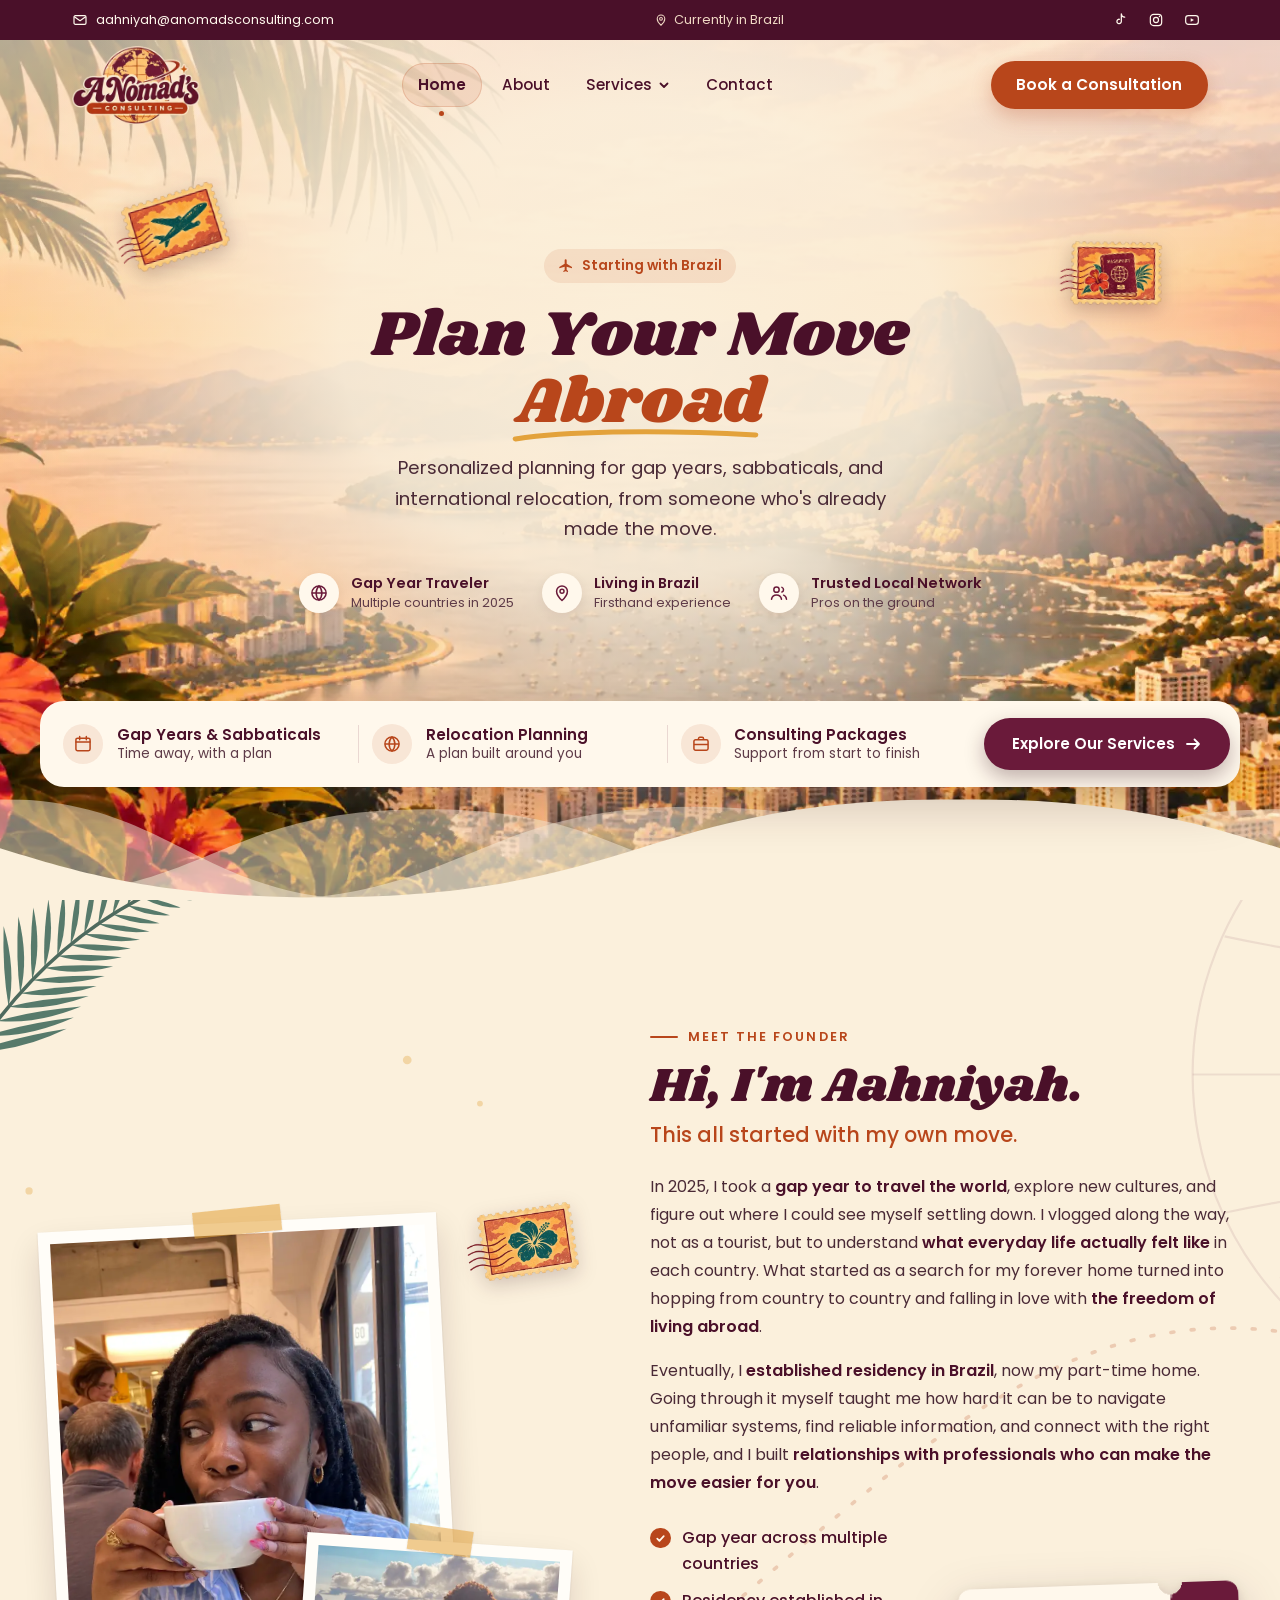
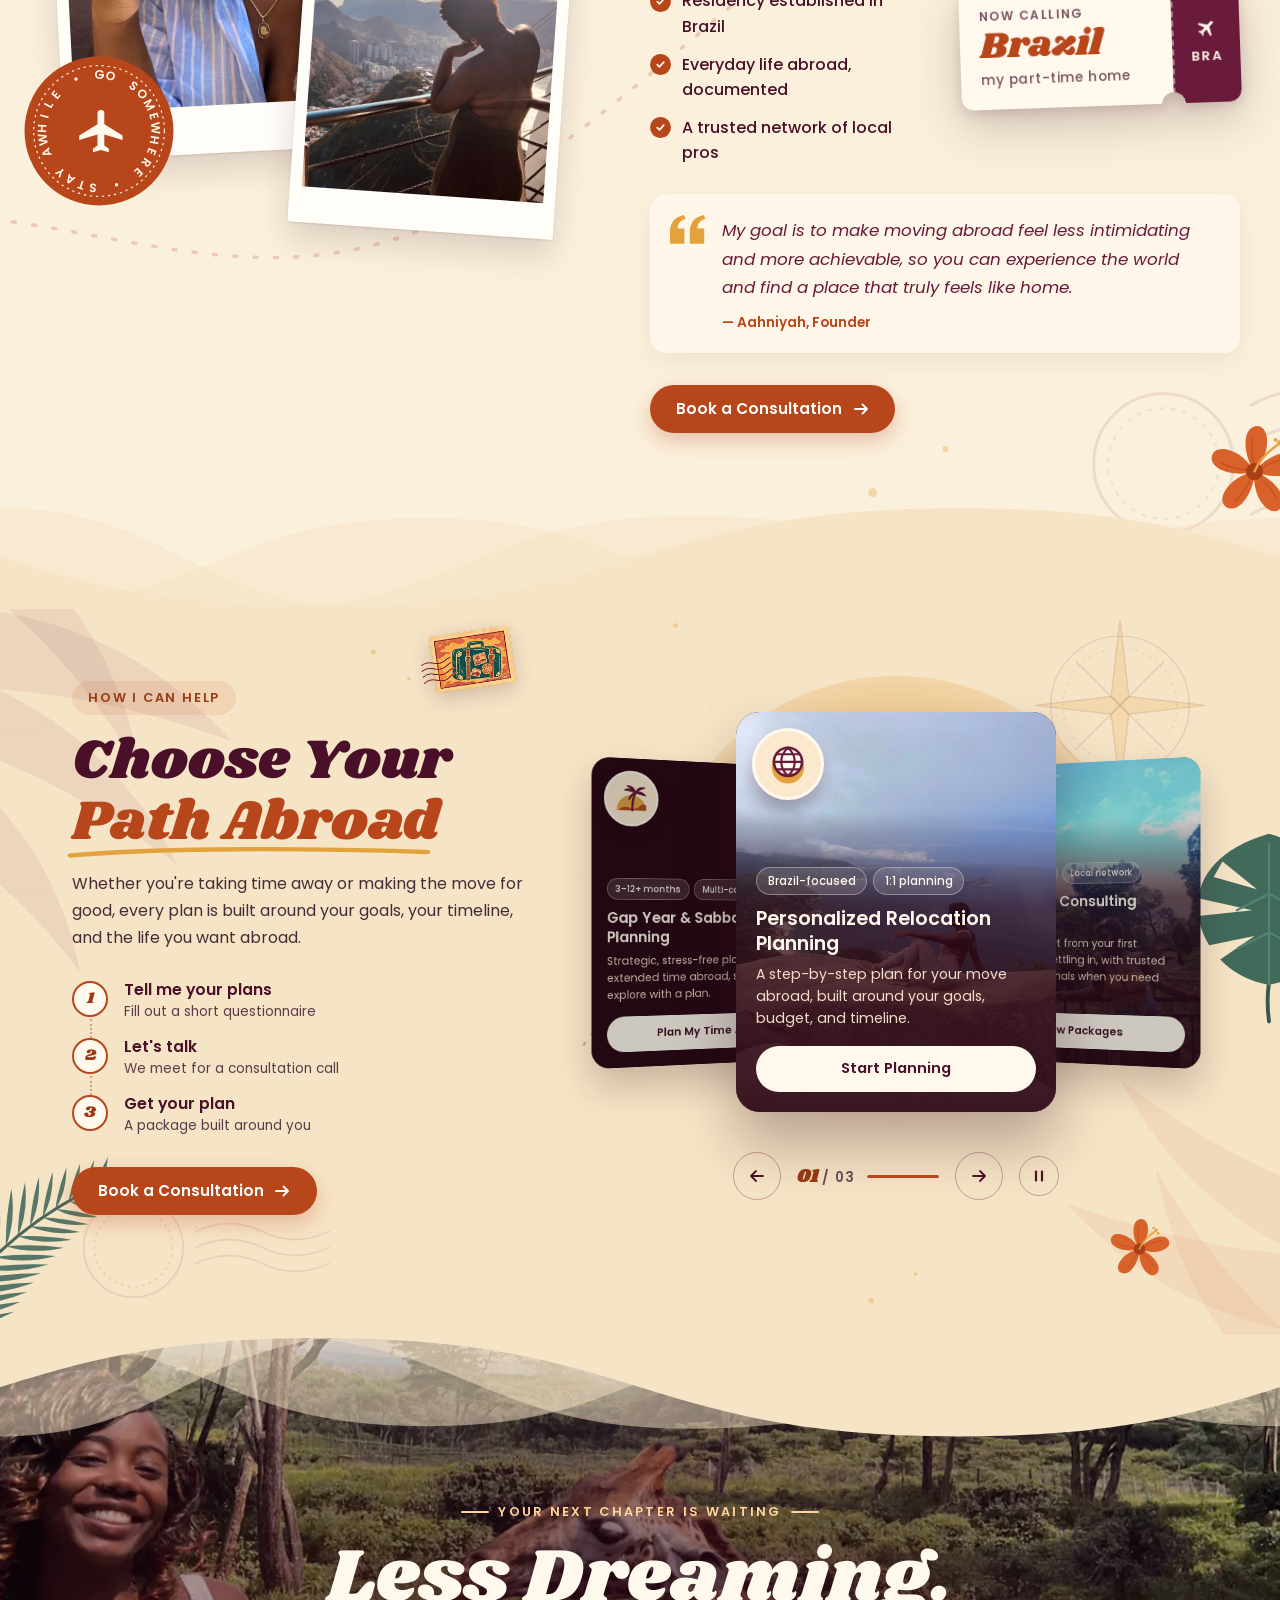
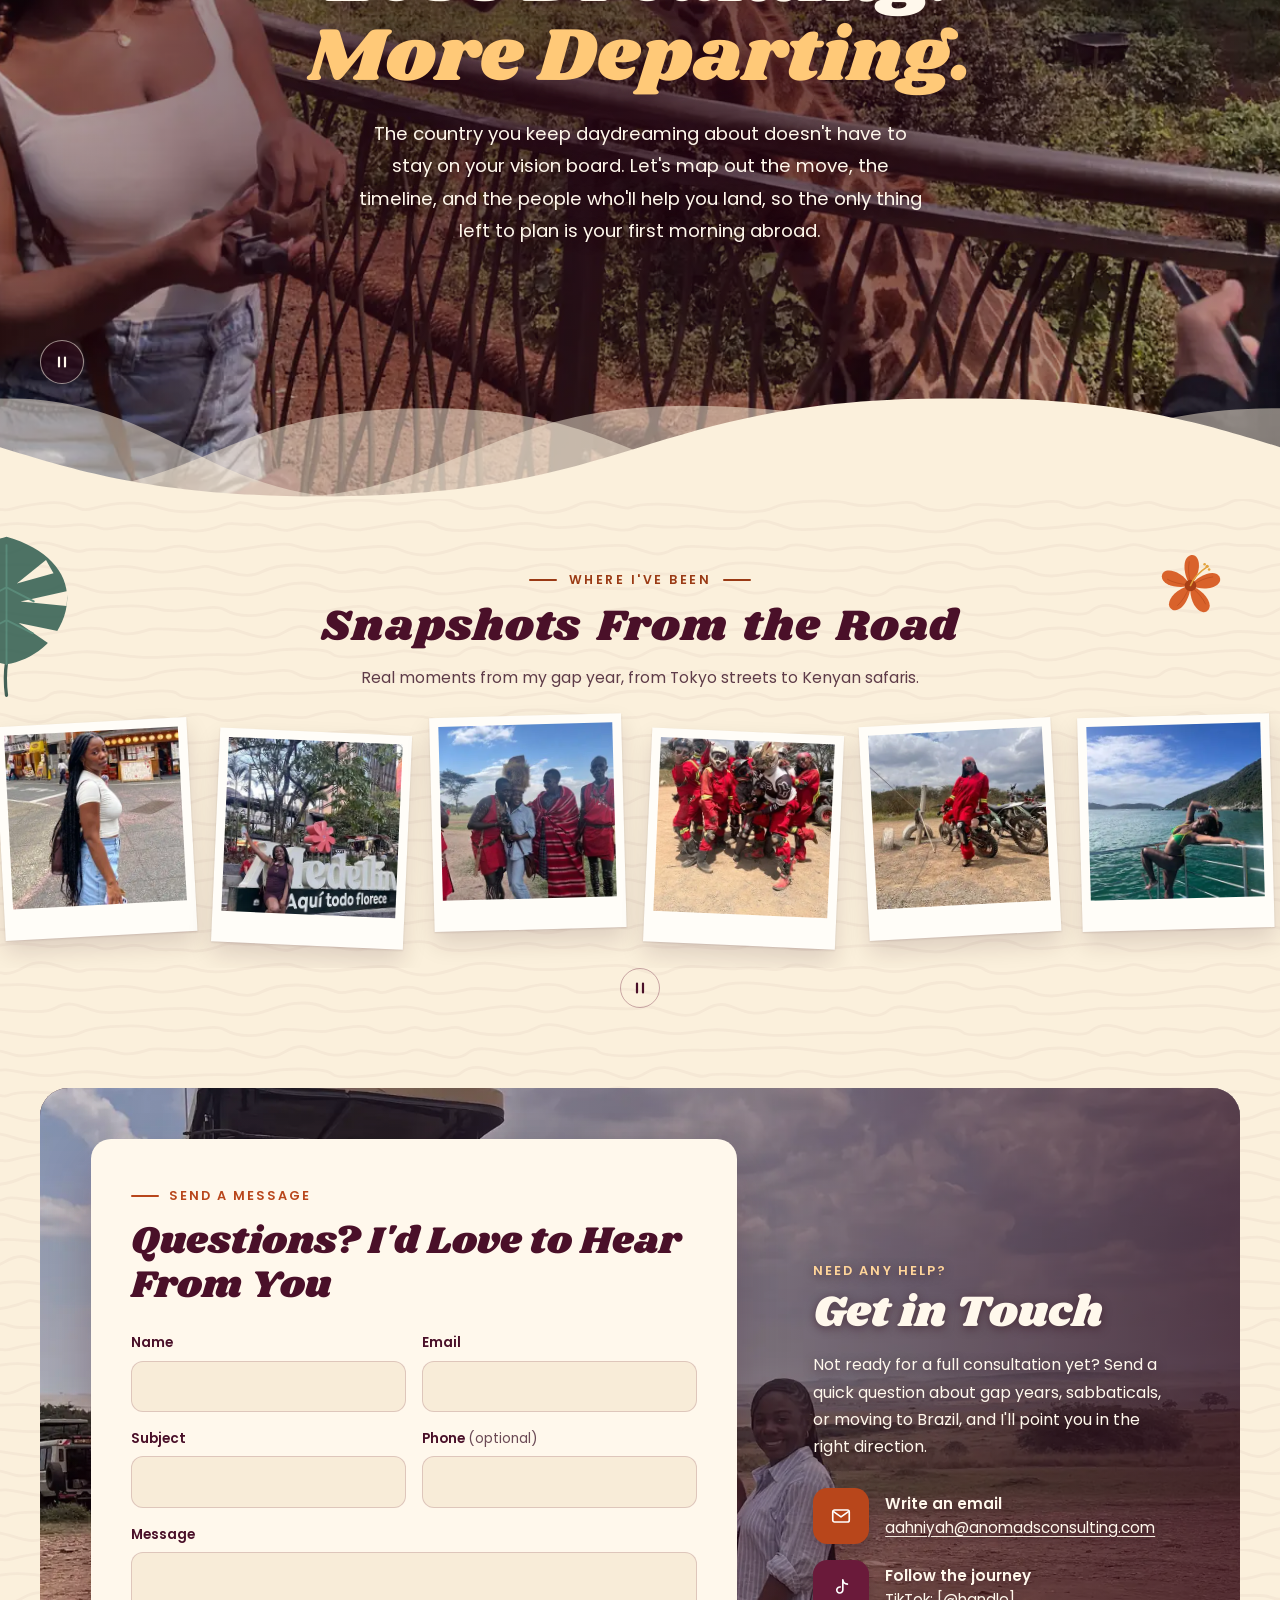
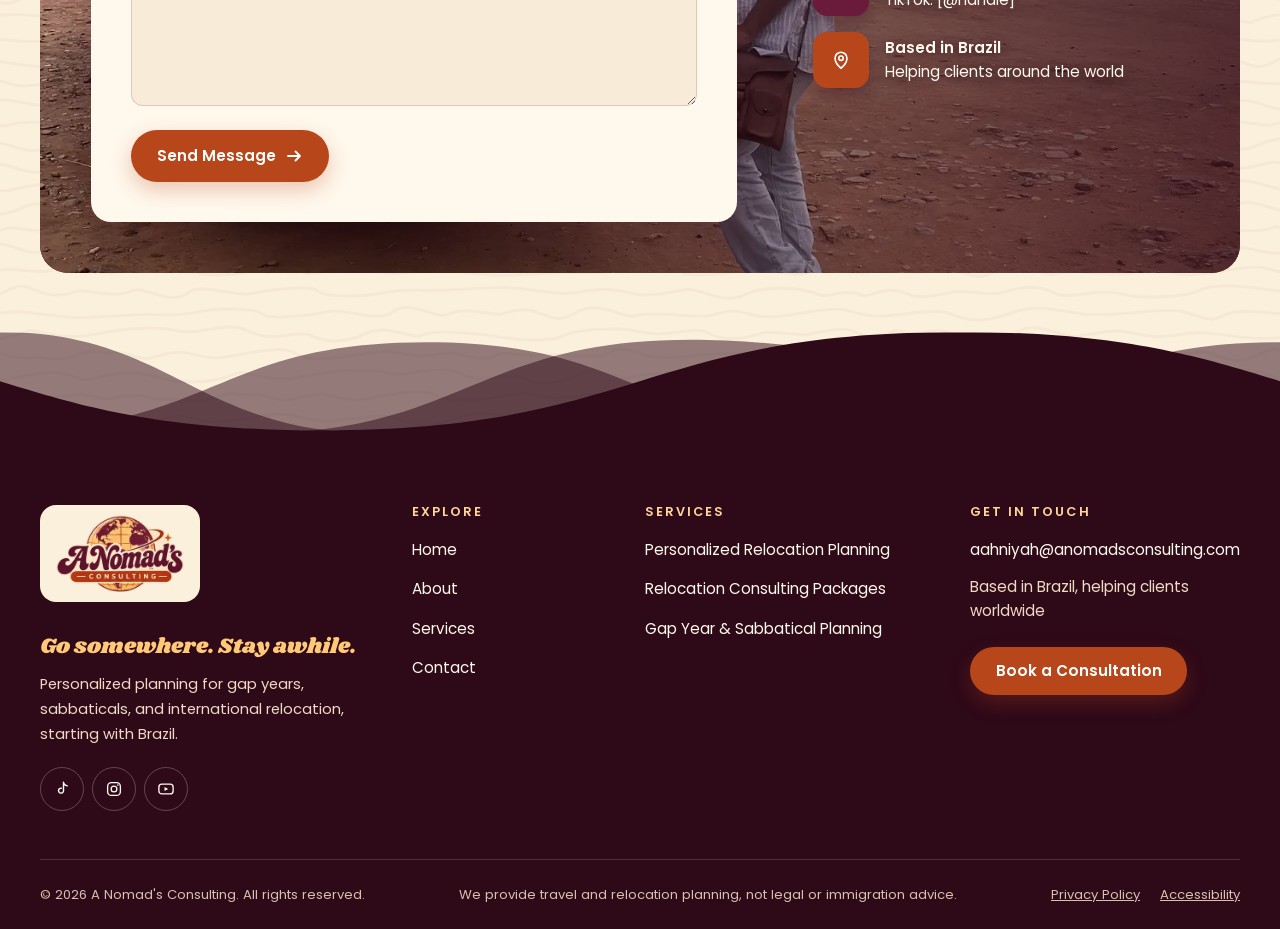
<file: index.html>
<!DOCTYPE html>
<html lang="en">
<head>
    <meta charset="utf-8">
    <meta name="viewport" content="width=device-width, initial-scale=1">
    <title>Relocation &amp; Gap Years | A Nomad's Consulting</title>
    <meta name="description" content="Personalized planning for gap years, sabbaticals, and international relocation, starting with Brazil. Book a consultation with A Nomad's Consulting.">
    <meta name="theme-color" content="#fbf0dc">
    <link rel="canonical" href="https://mfebres0919.github.io/Nomad-s-Consulting/">

    <!-- Link preview (texts, social): a snapshot of the hero -->
    <meta property="og:type" content="website">
    <meta property="og:site_name" content="A Nomad's Consulting">
    <meta property="og:title" content="Plan Your Move Abroad | A Nomad's Consulting">
    <meta property="og:description" content="Personalized planning for gap years, sabbaticals, and international relocation, starting with Brazil.">
    <meta property="og:url" content="https://mfebres0919.github.io/Nomad-s-Consulting/">
    <meta property="og:image" content="https://mfebres0919.github.io/Nomad-s-Consulting/images/brand/og-image.jpg">
    <meta property="og:image:width" content="1200">
    <meta property="og:image:height" content="630">
    <meta property="og:image:alt" content="A Nomad's Consulting homepage: Plan Your Move Abroad, over a sunset view of Rio de Janeiro">
    <meta name="twitter:card" content="summary_large_image">

    <link rel="icon" href="favicon.png" type="image/png" sizes="48x48">
    <link rel="apple-touch-icon" href="apple-touch-icon.png">

    <!-- Above-the-fold assets: hero photo and the two fonts used in the hero -->
    <link rel="preload" as="image" href="images/hero/rio-sugarloaf-m.webp" type="image/webp" media="(max-width: 767px)" fetchpriority="high">
    <link rel="preload" as="image" href="images/hero/rio-sugarloaf.webp" type="image/webp" media="(min-width: 768px)" fetchpriority="high">
    <link rel="preload" href="fonts/shrikhand-v17-latin-regular.woff2" as="font" type="font/woff2" crossorigin>
    <link rel="preload" href="fonts/poppins-v24-latin-regular.woff2" as="font" type="font/woff2" crossorigin>

    <!-- Approved exception (handbook Section 3): tiny head script so fade-ins start hidden -->
    <script src="javascript/reveal-init.js"></script>

    <link rel="stylesheet" href="css/global.css">
    <link rel="stylesheet" href="css/styles.css">

    <script defer src="javascript/vendor/lenis.min.js"></script>
    <script defer src="javascript/global.js"></script>
    <script defer src="javascript/script.js"></script>
</head>
<body>
    <a class="skip-link" href="#main">Skip to main content</a>

    <!-- ============================================ -->
    <!-- Navigation -->
    <!-- ============================================ -->
    <header class="nav" id="nav">
        <!-- Top bar: email and socials (tucks away on scroll) -->
        <div class="topbar">
            <div class="topbar__inner">
                <a class="topbar__link" href="mailto:aahniyah@anomadsconsulting.com">
                    <svg aria-hidden="true" width="16" height="16" viewBox="0 0 24 24"><rect x="3" y="5.5" width="18" height="13" rx="2" fill="none" stroke="currentColor" stroke-width="1.8"/><path d="m3.5 7 8.5 6 8.5-6" fill="none" stroke="currentColor" stroke-width="1.8" stroke-linejoin="round"/></svg>
                    <span>aahniyah@anomadsconsulting.com</span>
                </a>

                <p class="topbar__note">
                    <svg aria-hidden="true" width="14" height="14" viewBox="0 0 24 24"><path d="M12 21s-6.5-5.6-6.5-11a6.5 6.5 0 0 1 13 0c0 5.4-6.5 11-6.5 11z" fill="none" stroke="currentColor" stroke-width="1.8" stroke-linejoin="round"/><circle cx="12" cy="10" r="2.4" fill="none" stroke="currentColor" stroke-width="1.8"/></svg>
                    Currently in Brazil
                </p>

                <!-- PLACEHOLDER: swap # for her real profile links -->
                <ul class="topbar__social">
                    <li><a class="topbar__icon" href="#"><span class="visually-hidden">TikTok</span><svg aria-hidden="true" width="16" height="16" viewBox="0 0 24 24"><path d="M14 3v11.2a3.3 3.3 0 1 1-2.8-3.3M14 3c.4 2.7 2.4 4.6 5 4.8" fill="none" stroke="currentColor" stroke-width="1.9" stroke-linecap="round" stroke-linejoin="round"/></svg></a></li>
                    <li><a class="topbar__icon" href="#"><span class="visually-hidden">Instagram</span><svg aria-hidden="true" width="16" height="16" viewBox="0 0 24 24"><rect x="3.5" y="3.5" width="17" height="17" rx="5" fill="none" stroke="currentColor" stroke-width="1.8"/><circle cx="12" cy="12" r="3.8" fill="none" stroke="currentColor" stroke-width="1.8"/><circle cx="17.2" cy="6.8" r="1.1" fill="currentColor"/></svg></a></li>
                    <li><a class="topbar__icon" href="#"><span class="visually-hidden">YouTube</span><svg aria-hidden="true" width="16" height="16" viewBox="0 0 24 24"><rect x="2.5" y="5.5" width="19" height="13" rx="4" fill="none" stroke="currentColor" stroke-width="1.8"/><path d="m10 9.2 5 2.8-5 2.8z" fill="currentColor"/></svg></a></li>
                </ul>
            </div>
        </div>

        <div class="nav__inner">
            <a class="nav__brand" href="#top">
                <span class="visually-hidden">A Nomad's Consulting home</span>
                <picture>
                    <source srcset="images/brand/logo-sm.webp" type="image/webp">
                    <img src="images/brand/logo-sm.png" alt="" width="300" height="182" decoding="async">
                </picture>
            </a>

            <nav class="nav__menu" id="nav-menu" aria-label="Main">
                <!-- Pill that slides behind the active link (desktop) -->
                <span class="nav__indicator" aria-hidden="true"></span>
                <ul class="nav__links">
                    <li class="nav__item"><a class="nav__link" href="#top">Home</a></li>
                    <li class="nav__item"><a class="nav__link" href="#about">About</a></li>
                    <li class="nav__item nav__item--dropdown">
                        <button class="nav__link nav__drop-toggle" type="button" aria-expanded="false" aria-controls="services-menu">
                            Services
                            <svg class="nav__chevron" aria-hidden="true" width="12" height="12" viewBox="0 0 12 12"><path d="M2.5 4.5 6 8l3.5-3.5" fill="none" stroke="currentColor" stroke-width="1.8" stroke-linecap="round" stroke-linejoin="round"/></svg>
                        </button>
                        <div class="nav__dropdown" id="services-menu">
                            <ul class="nav__dropdown-list">
                                <li><a class="nav__dropdown-link" href="#relocation-planning">Personalized Relocation Planning</a></li>
                                <li><a class="nav__dropdown-link" href="#consulting-packages">Relocation Consulting Packages</a></li>
                                <li><a class="nav__dropdown-link" href="#gap-year">Gap Year &amp; Sabbatical Planning</a></li>
                                <li><a class="nav__dropdown-link nav__dropdown-link--all" href="#services">View all services</a></li>
                            </ul>
                        </div>
                    </li>
                    <li class="nav__item"><a class="nav__link" href="#contact">Contact</a></li>
                    <li class="nav__item nav__item--cta"><a class="btn btn--primary" href="#book">Book a Consultation</a></li>
                </ul>
            </nav>

            <a class="btn btn--primary nav__cta" href="#book">Book a Consultation</a>

            <button class="nav__toggle" type="button" aria-expanded="false" aria-controls="nav-menu" aria-label="Open menu">
                <span class="nav__bar"></span>
                <span class="nav__bar"></span>
                <span class="nav__bar"></span>
            </button>
        </div>
    </header>

    <main id="main">
        <!-- ============================================ -->
        <!-- Hero -->
        <!-- ============================================ -->
        <section class="hero" id="top" aria-labelledby="hero-title">
            <picture class="hero__bg" aria-hidden="true">
                <source media="(max-width: 767px)" srcset="images/hero/rio-sugarloaf-m.webp" type="image/webp">
                <source media="(max-width: 767px)" srcset="images/hero/rio-sugarloaf-m.jpg">
                <source srcset="images/hero/rio-sugarloaf.webp" type="image/webp">
                <img src="images/hero/rio-sugarloaf.jpg" alt="" width="1672" height="941" fetchpriority="high" decoding="async">
            </picture>

            <!-- Vintage stamps that tilt slowly -->
            <div class="hero__stamps" aria-hidden="true" data-reveal="zoom" data-reveal-delay="2">
                <picture class="hero__stamp hero__stamp--plane">
                    <source media="(max-width: 600px)" srcset="images/stamps/stamp-plane-m.webp" type="image/webp">
                    <source srcset="images/stamps/stamp-plane.webp" type="image/webp">
                    <img src="images/stamps/stamp-plane.png" alt="" width="360" height="254" decoding="async" fetchpriority="low">
                </picture>
                <picture class="hero__stamp hero__stamp--passport">
                    <source media="(max-width: 600px)" srcset="images/stamps/stamp-passport-m.webp" type="image/webp">
                    <source srcset="images/stamps/stamp-passport.webp" type="image/webp">
                    <img src="images/stamps/stamp-passport.png" alt="" width="360" height="257" decoding="async" fetchpriority="low">
                </picture>
            </div>

            <div class="hero__inner">
                <div class="hero__content">
                    <p class="hero__eyebrow" data-reveal="down">
                        <svg aria-hidden="true" width="16" height="16" viewBox="0 0 24 24"><path d="M21 15.5v-2l-8-5V3.5a1.5 1.5 0 0 0-3 0v5l-8 5v2l8-2.5V18l-2 1.5V21l3.5-1 3.5 1v-1.5L13 18v-5z" fill="currentColor"/></svg>
                        Starting with Brazil
                    </p>

                    <h1 class="hero__title" id="hero-title" data-reveal="up" data-reveal-delay="1">
                        <span class="hero__title-line">Plan Your Move</span>
                        <span class="hero__title-accent"><span class="scribble-wrap">Abroad<svg class="scribble" aria-hidden="true" viewBox="0 0 220 18" preserveAspectRatio="none"><path d="M4 12C46 5 120 2 216 8" pathLength="1"/></svg></span></span>
                    </h1>

                    <p class="hero__sub" data-reveal="up" data-reveal-delay="2">Personalized planning for gap years, sabbaticals, and international relocation, from someone who's already made the move.</p>

                    <ul class="hero__trust" data-reveal="up" data-reveal-delay="3">
                        <li class="hero__trust-item">
                            <span class="hero__trust-icon" aria-hidden="true">
                                <svg width="20" height="20" viewBox="0 0 24 24"><circle cx="12" cy="12" r="8.5" fill="none" stroke="currentColor" stroke-width="1.8"/><path d="M3.5 12h17M12 3.5c2.4 2.4 3.5 5.3 3.5 8.5s-1.1 6.1-3.5 8.5c-2.4-2.4-3.5-5.3-3.5-8.5S9.6 5.9 12 3.5z" fill="none" stroke="currentColor" stroke-width="1.8"/></svg>
                            </span>
                            <span><strong>Gap Year Traveler</strong>Multiple countries in 2025</span>
                        </li>
                        <li class="hero__trust-item">
                            <span class="hero__trust-icon" aria-hidden="true">
                                <svg width="20" height="20" viewBox="0 0 24 24"><path d="M12 21s-6.5-5.6-6.5-11a6.5 6.5 0 0 1 13 0c0 5.4-6.5 11-6.5 11z" fill="none" stroke="currentColor" stroke-width="1.8" stroke-linejoin="round"/><circle cx="12" cy="10" r="2.4" fill="none" stroke="currentColor" stroke-width="1.8"/></svg>
                            </span>
                            <span><strong>Living in Brazil</strong>Firsthand experience</span>
                        </li>
                        <li class="hero__trust-item">
                            <span class="hero__trust-icon" aria-hidden="true">
                                <svg width="20" height="20" viewBox="0 0 24 24"><circle cx="9" cy="8" r="3.2" fill="none" stroke="currentColor" stroke-width="1.8"/><path d="M3 19.5c.6-3.3 3-5.2 6-5.2s5.4 1.9 6 5.2" fill="none" stroke="currentColor" stroke-width="1.8" stroke-linecap="round"/><path d="M15.5 5.2a3 3 0 0 1 0 5.6M17.5 14.6c2 .7 3.2 2.4 3.5 4.9" fill="none" stroke="currentColor" stroke-width="1.8" stroke-linecap="round"/></svg>
                            </span>
                            <span><strong>Trusted Local Network</strong>Pros on the ground</span>
                        </li>
                    </ul>
                </div>

                <!-- Path bar: shortcuts to each service -->
                <nav class="hero__paths" aria-label="Explore by plan" data-reveal="up" data-reveal-delay="4">
                    <a class="hero__path" href="#gap-year">
                        <span class="hero__path-icon" aria-hidden="true">
                            <svg width="20" height="20" viewBox="0 0 24 24"><rect x="3.5" y="5" width="17" height="15" rx="2" fill="none" stroke="currentColor" stroke-width="1.8"/><path d="M3.5 9.5h17M8 3v4M16 3v4" fill="none" stroke="currentColor" stroke-width="1.8" stroke-linecap="round"/></svg>
                        </span>
                        <span class="hero__path-text"><strong>Gap Years &amp; Sabbaticals</strong>Time away, with a plan</span>
                    </a>
                    <a class="hero__path" href="#relocation-planning">
                        <span class="hero__path-icon" aria-hidden="true">
                            <svg width="20" height="20" viewBox="0 0 24 24"><circle cx="12" cy="12" r="8.5" fill="none" stroke="currentColor" stroke-width="1.8"/><path d="M3.5 12h17M12 3.5c2.4 2.4 3.5 5.3 3.5 8.5s-1.1 6.1-3.5 8.5c-2.4-2.4-3.5-5.3-3.5-8.5S9.6 5.9 12 3.5z" fill="none" stroke="currentColor" stroke-width="1.8"/></svg>
                        </span>
                        <span class="hero__path-text"><strong>Relocation Planning</strong>A plan built around you</span>
                    </a>
                    <a class="hero__path" href="#consulting-packages">
                        <span class="hero__path-icon" aria-hidden="true">
                            <svg width="20" height="20" viewBox="0 0 24 24"><rect x="3.5" y="7" width="17" height="12.5" rx="2" fill="none" stroke="currentColor" stroke-width="1.8"/><path d="M9 7V5.5A1.5 1.5 0 0 1 10.5 4h3A1.5 1.5 0 0 1 15 5.5V7M3.5 12.5h17" fill="none" stroke="currentColor" stroke-width="1.8"/></svg>
                        </span>
                        <span class="hero__path-text"><strong>Consulting Packages</strong>Support from start to finish</span>
                    </a>
                    <a class="btn btn--secondary hero__paths-btn" href="#services">
                        Explore Our Services
                        <svg class="btn__arrow" aria-hidden="true" width="18" height="18" viewBox="0 0 18 18"><path d="M3 9h12m-4.5-4.5L15 9l-4.5 4.5" fill="none" stroke="currentColor" stroke-width="1.8" stroke-linecap="round" stroke-linejoin="round"/></svg>
                    </a>
                </nav>
            </div>

            <!-- Wave divider into the About section -->
            <svg class="section-divider hero__divider" aria-hidden="true" viewBox="0 0 1000 100" preserveAspectRatio="none"><g fill="currentColor"><path d="M0 1v99c134.3 0 153.7-99 296-99H0Z" opacity=".5"/><path d="M1000 4v86C833.3 90 833.3 3.6 666.7 3.6S500 90 333.3 90 166.7 4 0 4h1000Z" opacity=".5"/><path d="M617 1v86C372 119 384 1 196 1h421Z" opacity=".5"/><path d="M1000 0H0v52C62.5 28 125 4 250 4c250 0 250 96 500 96 125 0 187.5-24 250-48V0Z"/></g></svg>
        </section>

        <!-- ============================================ -->
        <!-- About -->
        <!-- ============================================ -->
        <section class="about" id="about" aria-labelledby="about-title">
            <div class="botanicals" aria-hidden="true">
                <img class="botanical botanical--about-palm" data-src="images/decor/palm-frond.svg" alt="" width="440" height="440" decoding="async">
                <img class="botanical botanical--about-hibiscus" data-src="images/decor/hibiscus.svg" alt="" width="240" height="240" decoding="async">
            </div>
            <div class="about__inner">
                <!-- Heading sits above the photos on phones, beside them on desktop -->
                <div class="about__header" data-reveal="left">
                    <p class="section-eyebrow">Meet the Founder</p>
                    <h2 class="about__title" id="about-title">Hi, I'm Aahniyah. <span>This all started with my own move.</span></h2>
                </div>

                <!-- Polaroid collage -->
                <div class="about__collage">
                    <figure class="polaroid polaroid--main" data-reveal="left" data-reveal-delay="1">
                        <picture>
                            <source media="(max-width: 600px)" data-srcset="images/about/aahniyah-portrait-m.webp" type="image/webp">
                            <source data-srcset="images/about/aahniyah-portrait.webp" type="image/webp">
                            <img class="polaroid__photo" data-src="images/about/aahniyah-portrait.jpg" alt="Aahniyah, the founder, sipping coffee at a café" width="800" height="1000" decoding="async">
                        </picture>
                    </figure>

                    <figure class="polaroid polaroid--small" data-reveal="up" data-reveal-delay="3">
                        <picture>
                            <source media="(max-width: 600px)" data-srcset="images/about/aahniyah-rio-m.webp" type="image/webp">
                            <source data-srcset="images/about/aahniyah-rio.webp" type="image/webp">
                            <img class="polaroid__photo" data-src="images/about/aahniyah-rio.jpg" alt="Aahniyah looking out over Rio de Janeiro" width="560" height="560" decoding="async">
                        </picture>
                    </figure>

                    <!-- Postmark badge with her tagline -->
                    <svg class="about__badge" data-reveal="zoom" data-reveal-delay="4" aria-hidden="true" viewBox="0 0 200 200" width="200" height="200">
                        <circle cx="100" cy="100" r="98" fill="currentColor"/>
                        <circle cx="100" cy="100" r="86" fill="none" stroke="#fff8ec" stroke-width="1.5" stroke-dasharray="3 5"/>
                        <!-- Each letter sits at its own angle so the ring closes evenly in every browser -->
                        <g class="about__badge-text" font-size="16" font-weight="600" text-anchor="middle" fill="#fff8ec">
                            <text x="100" y="31" transform="rotate(0.0 100 100)">G</text>
                            <text x="100" y="31" transform="rotate(12.4 100 100)">O</text>
                            <text x="100" y="31" transform="rotate(37.2 100 100)">S</text>
                            <text x="100" y="31" transform="rotate(49.7 100 100)">O</text>
                            <text x="100" y="31" transform="rotate(62.1 100 100)">M</text>
                            <text x="100" y="31" transform="rotate(74.5 100 100)">E</text>
                            <text x="100" y="31" transform="rotate(86.9 100 100)">W</text>
                            <text x="100" y="31" transform="rotate(99.3 100 100)">H</text>
                            <text x="100" y="31" transform="rotate(111.7 100 100)">E</text>
                            <text x="100" y="31" transform="rotate(124.1 100 100)">R</text>
                            <text x="100" y="31" transform="rotate(136.6 100 100)">E</text>
                            <text x="100" y="31" transform="rotate(161.4 100 100)">•</text>
                            <text x="100" y="31" transform="rotate(186.2 100 100)">S</text>
                            <text x="100" y="31" transform="rotate(198.6 100 100)">T</text>
                            <text x="100" y="31" transform="rotate(211.0 100 100)">A</text>
                            <text x="100" y="31" transform="rotate(223.4 100 100)">Y</text>
                            <text x="100" y="31" transform="rotate(248.3 100 100)">A</text>
                            <text x="100" y="31" transform="rotate(260.7 100 100)">W</text>
                            <text x="100" y="31" transform="rotate(273.1 100 100)">H</text>
                            <text x="100" y="31" transform="rotate(285.5 100 100)">I</text>
                            <text x="100" y="31" transform="rotate(297.9 100 100)">L</text>
                            <text x="100" y="31" transform="rotate(310.3 100 100)">E</text>
                            <text x="100" y="31" transform="rotate(335.2 100 100)">•</text>
                        </g>
                        <path d="M131 112v-6l-24-15V77a4.5 4.5 0 0 0-9 0v14l-24 15v6l24-7.5V119l-6 4.5v4.5l10.5-3 10.5 3v-4.5l-6-4.5v-14.5z" fill="#fff8ec"/>
                    </svg>

                    <picture class="about__stamp" aria-hidden="true">
                        <source media="(max-width: 600px)" data-srcset="images/stamps/stamp-flower-m.webp" type="image/webp">
                        <source data-srcset="images/stamps/stamp-flower.webp" type="image/webp">
                        <img data-src="images/stamps/stamp-flower.png" alt="" width="360" height="254" decoding="async">
                    </picture>
                </div>

                <div class="about__content">
                    <p class="about__text" data-reveal="up">In 2025, I took a <strong>gap year to travel the world</strong>, explore new cultures, and figure out where I could see myself settling down. I vlogged along the way, not as a tourist, but to understand <strong>what everyday life actually felt like</strong> in each country. What started as a search for my forever home turned into hopping from country to country and falling in love with <strong>the freedom of living abroad</strong>.</p>

                    <p class="about__text" data-reveal="up">Eventually, I <strong>established residency in Brazil</strong>, now my part-time home. Going through it myself taught me how hard it can be to navigate unfamiliar systems, find reliable information, and connect with the right people, and I built <strong>relationships with professionals who can make the move easier for you</strong>.</p>

                    <div class="about__details" data-reveal="right" data-reveal-delay="1">
                        <ul class="about__list">
                            <li>Gap year across multiple countries</li>
                            <li>Residency established in Brazil</li>
                            <li>Everyday life abroad, documented</li>
                            <li>A trusted network of local pros</li>
                        </ul>

                        <!-- Mini boarding pass -->
                        <div class="about__ticket">
                            <div class="about__ticket-main">
                                <p class="about__ticket-label">Now calling</p>
                                <p class="about__ticket-place">Brazil</p>
                                <p class="about__ticket-note">my part-time home</p>
                            </div>
                            <div class="about__ticket-stub" aria-hidden="true">
                                <svg width="22" height="22" viewBox="0 0 24 24"><path d="M21 15.5v-2l-8-5V3.5a1.5 1.5 0 0 0-3 0v5l-8 5v2l8-2.5V18l-2 1.5V21l3.5-1 3.5 1v-1.5L13 18v-5z" fill="currentColor"/></svg>
                                <span>BRA</span>
                            </div>
                        </div>
                    </div>

                    <figure class="about__mission" data-reveal="up" data-reveal-delay="1">
                        <svg class="about__mission-icon" aria-hidden="true" width="40" height="32" viewBox="0 0 40 32"><path d="M0 32V19.2C0 8.6 5.1 2.2 15.4 0l2 4.3C11.6 6.1 8.7 9.6 8.4 14.9H16V32H0zm22 0V19.2C22 8.6 27.1 2.2 37.4 0l2 4.3c-5.8 1.8-8.7 5.3-9 10.6H38V32H22z" fill="currentColor"/></svg>
                        <blockquote>
                            <p>My goal is to make moving abroad feel less intimidating and more achievable, so you can experience the world and find a place that truly feels like home.</p>
                        </blockquote>
                        <figcaption>Aahniyah, Founder</figcaption>
                    </figure>

                    <a class="btn btn--primary" href="#book" data-reveal="up" data-reveal-delay="2">
                        Book a Consultation
                        <svg class="btn__arrow" aria-hidden="true" width="18" height="18" viewBox="0 0 18 18"><path d="M3 9h12m-4.5-4.5L15 9l-4.5 4.5" fill="none" stroke="currentColor" stroke-width="1.8" stroke-linecap="round" stroke-linejoin="round"/></svg>
                    </a>
                </div>
            </div>

            <!-- Wave divider into Services -->
            <svg class="section-divider about__divider" aria-hidden="true" viewBox="0 0 1000 100" preserveAspectRatio="none"><g fill="currentColor"><path d="M0 1v99c134.3 0 153.7-99 296-99H0Z" opacity=".5"/><path d="M1000 4v86C833.3 90 833.3 3.6 666.7 3.6S500 90 333.3 90 166.7 4 0 4h1000Z" opacity=".5"/><path d="M617 1v86C372 119 384 1 196 1h421Z" opacity=".5"/><path d="M1000 0H0v52C62.5 28 125 4 250 4c250 0 250 96 500 96 125 0 187.5-24 250-48V0Z"/></g></svg>
        </section>

        <!-- ============================================ -->
        <!-- Services -->
        <!-- ============================================ -->
        <section class="services" id="services" aria-labelledby="services-title">
            <div class="botanicals" aria-hidden="true">
                <img class="botanical botanical--services-leaf" data-src="images/decor/tropical-leaf.svg" alt="" width="300" height="360" decoding="async">
                <img class="botanical botanical--services-palm" data-src="images/decor/palm-frond.svg" alt="" width="440" height="440" decoding="async">
                <img class="botanical botanical--services-hibiscus" data-src="images/decor/hibiscus.svg" alt="" width="240" height="240" decoding="async">
            </div>
            <div class="services__inner">
                <div class="services__header">
                    <picture class="services__stamp" aria-hidden="true">
                        <source media="(max-width: 600px)" data-srcset="images/stamps/stamp-luggage-m.webp" type="image/webp">
                        <source data-srcset="images/stamps/stamp-luggage.webp" type="image/webp">
                        <img data-src="images/stamps/stamp-luggage.png" alt="" width="360" height="257" decoding="async">
                    </picture>

                    <p class="services__eyebrow" data-reveal="down">How I Can Help</p>
                    <h2 class="services__title" id="services-title" data-reveal="left" data-reveal-delay="1">Choose Your <span><span class="scribble-wrap">Path Abroad<svg class="scribble" aria-hidden="true" viewBox="0 0 220 18" preserveAspectRatio="none"><path d="M4 12C46 5 120 2 216 8" pathLength="1"/></svg></span></span></h2>
                    <p class="services__intro" data-reveal="left" data-reveal-delay="2">Whether you're taking time away or making the move for good, every plan is built around your goals, your timeline, and the life you want abroad.</p>

                    <ol class="services__steps" aria-label="How it works" data-reveal="left" data-reveal-delay="3">
                        <li class="services__step">
                            <strong>Tell me your plans</strong>
                            <span>Fill out a short questionnaire</span>
                        </li>
                        <li class="services__step">
                            <strong>Let's talk</strong>
                            <span>We meet for a consultation call</span>
                        </li>
                        <li class="services__step">
                            <strong>Get your plan</strong>
                            <span>A package built around you</span>
                        </li>
                    </ol>

                    <a class="btn btn--primary services__cta" href="#book" data-reveal="up" data-reveal-delay="4">
                        Book a Consultation
                        <svg class="btn__arrow" aria-hidden="true" width="18" height="18" viewBox="0 0 18 18"><path d="M3 9h12m-4.5-4.5L15 9l-4.5 4.5" fill="none" stroke="currentColor" stroke-width="1.8" stroke-linecap="round" stroke-linejoin="round"/></svg>
                    </a>
                </div>

                <!-- 3D carousel: the center card is active, the others tilt away behind it -->
                <div class="services__carousel" aria-roledescription="carousel" aria-label="Services" data-reveal="zoom" data-reveal-delay="1">
                    <!-- Backdrop: a warm sun disc and a dotted flight path behind the cards -->
                    <div class="services__backdrop" aria-hidden="true">
                        <span class="services__sun"></span>
                        <svg class="services__route" viewBox="0 0 600 400"><path id="services-route" d="M10 330C120 180 230 360 330 230S520 40 590 90" fill="none" stroke="currentColor" stroke-width="2.5" stroke-dasharray="2 11" stroke-linecap="round"/><g class="services__plane"><path d="M-12 0h9l7-10h4l-4 10h7l3-4h3l-2 4 2 4h-3l-3-4h-7l4 10h-4l-7-10h-9z" fill="#b8461b"/><animateMotion dur="16s" repeatCount="indefinite" rotate="auto"><mpath href="#services-route"/></animateMotion></g></svg>
                    </div>

                    <div class="services__stage">
                        <article class="service-card" id="relocation-planning" aria-roledescription="slide" aria-label="1 of 3">
                            <picture>
                                <source media="(max-width: 600px)" data-srcset="images/services/relocation-planning-m.webp" type="image/webp">
                                <source data-srcset="images/services/relocation-planning.webp" type="image/webp">
                                <img class="service-card__img" data-src="images/services/relocation-planning.jpg" alt="Aahniyah resting on a rock above the Rio coastline" width="640" height="800" decoding="async">
                            </picture>
                            <span class="service-card__icon" aria-hidden="true"><svg viewBox="0 0 48 48" width="48" height="48"><circle cx="24" cy="27" r="15" fill="#e3a23b"/><circle cx="24" cy="22" r="13" fill="#fff8ec" stroke="#6a1a3a" stroke-width="2.4"/><path d="M11 22h26M24 9c4.2 3.6 6.2 8 6.2 13s-2 9.4-6.2 13M24 9c-4.2 3.6-6.2 8-6.2 13s2 9.4 6.2 13M13.5 15h21M13.5 29h21" fill="none" stroke="#6a1a3a" stroke-width="2" stroke-linecap="round"/></svg></span>
                            <div class="service-card__body">
                                <ul class="service-card__tags">
                                    <li>Brazil-focused</li>
                                    <li>1:1 planning</li>
                                </ul>
                                <h3 class="service-card__title">Personalized Relocation Planning</h3>
                                <p class="service-card__text">A step-by-step plan for your move abroad, built around your goals, budget, and timeline.</p>
                                <a class="service-card__btn" href="#book">Start Planning</a>
                            </div>
                        </article>

                        <article class="service-card" id="consulting-packages" aria-roledescription="slide" aria-label="2 of 3">
                            <picture>
                                <source media="(max-width: 600px)" data-srcset="images/services/consulting-packages-m.webp" type="image/webp">
                                <source data-srcset="images/services/consulting-packages.webp" type="image/webp">
                                <img class="service-card__img" data-src="images/services/consulting-packages.jpg" alt="Aahniyah smiling at a garden lookout" width="640" height="800" decoding="async">
                            </picture>
                            <span class="service-card__icon" aria-hidden="true"><svg viewBox="0 0 48 48" width="48" height="48"><circle cx="24" cy="30" r="14" fill="#e3a23b"/><path d="M23 8h2.6v34H23z" fill="#6a1a3a"/><path d="M13 12h20l4 3.5-4 3.5H13z" fill="#b8461b"/><path d="M35 22H15l-4 3.5 4 3.5h20z" fill="#6a1a3a"/><path d="M16 15.5h12M19 25.5h12" stroke="#fff8ec" stroke-width="1.2" stroke-linecap="round" opacity=".6"/></svg></span>
                            <div class="service-card__body">
                                <ul class="service-card__tags">
                                    <li>Start to finish</li>
                                    <li>Local network</li>
                                </ul>
                                <h3 class="service-card__title">Relocation Consulting Packages</h3>
                                <p class="service-card__text">Guided support from your first questions to settling in, with trusted local professionals when you need them.</p>
                                <a class="service-card__btn" href="#book">View Packages</a>
                            </div>
                        </article>

                        <article class="service-card" id="gap-year" aria-roledescription="slide" aria-label="3 of 3">
                            <picture>
                                <source media="(max-width: 600px)" data-srcset="images/services/gap-year-m.webp" type="image/webp">
                                <source data-srcset="images/services/gap-year.webp" type="image/webp">
                                <img class="service-card__img" data-src="images/services/gap-year.jpg" alt="Aahniyah looking down into a green river canyon" width="640" height="800" decoding="async">
                            </picture>
                            <span class="service-card__icon" aria-hidden="true"><svg viewBox="0 0 48 48" width="48" height="48"><path d="M6 38a18 18 0 0 1 36 0z" fill="#e3a23b"/><path d="M8 38c5-4 9-5 14-3s9 1 12-2 6-3 8-1v6z" fill="#b8461b"/><path d="M25 38c0-8 1-15 4-21" fill="none" stroke="#6a1a3a" stroke-width="2.6" stroke-linecap="round"/><path d="M29 17c-3-4-8-5-13-3 4 0 8 1 13 3zm0 0c-1-5-5-8-10-8 4 2 7 4 10 8zm0 0c2-5 6-7 11-6-4 1-8 3-11 6zm0 0c4-2 9-1 12 3-4-1-8-2-12-3zm0 0c-4 1-7 4-8 8 2-3 5-6 8-8z" fill="#6a1a3a" stroke="#6a1a3a" stroke-width="1.6" stroke-linejoin="round"/></svg></span>
                            <div class="service-card__body">
                                <ul class="service-card__tags">
                                    <li>3–12+ months</li>
                                    <li>Multi-country</li>
                                </ul>
                                <h3 class="service-card__title">Gap Year &amp; Sabbatical Planning</h3>
                                <p class="service-card__text">Strategic, stress-free planning for extended time abroad, so you can explore with a plan.</p>
                                <a class="service-card__btn" href="#book">Plan My Time Away</a>
                            </div>
                        </article>
                    </div>

                    <div class="services__controls">
                        <button class="services__arrow" type="button" data-dir="-1" aria-label="Previous service">
                            <svg aria-hidden="true" width="20" height="20" viewBox="0 0 20 20"><path d="M16 10H4m5-5-5 5 5 5" fill="none" stroke="currentColor" stroke-width="1.8" stroke-linecap="round" stroke-linejoin="round"/></svg>
                        </button>

                        <!-- Counter and a bar that fills until the next card -->
                        <div class="services__progress" aria-hidden="true">
                            <span class="services__count"><span class="services__count-current">01</span> / 03</span>
                            <span class="services__bar"><span class="services__bar-fill"></span></span>
                        </div>

                        <button class="services__arrow" type="button" data-dir="1" aria-label="Next service">
                            <svg aria-hidden="true" width="20" height="20" viewBox="0 0 20 20"><path d="M4 10h12m-5-5 5 5-5 5" fill="none" stroke="currentColor" stroke-width="1.8" stroke-linecap="round" stroke-linejoin="round"/></svg>
                        </button>

                        <button class="services__pause" type="button" aria-pressed="false" aria-label="Pause automatic rotation">
                            <svg class="services__pause-icon" aria-hidden="true" width="14" height="14" viewBox="0 0 14 14"><path d="M4 2.5v9M10 2.5v9" stroke="currentColor" stroke-width="2.2" stroke-linecap="round"/></svg>
                            <svg class="services__play-icon" aria-hidden="true" width="14" height="14" viewBox="0 0 14 14"><path d="M4 2.5v9l7.5-4.5z" fill="currentColor"/></svg>
                        </button>
                    </div>
                </div>
            </div>
        </section>

        <!-- ============================================ -->
        <!-- Final call to action -->
        <!-- ============================================ -->
        <section class="cta" aria-labelledby="cta-title">
            <!-- Rotating photos from her travels: the first loads with the section, the rest just before they appear -->
            <div class="cta__bg" aria-hidden="true">
                <picture class="cta__slide is-active">
                    <source media="(max-width: 767px)" data-srcset="images/cta/aahniyah-giraffe-m.webp" type="image/webp">
                    <source data-srcset="images/cta/aahniyah-giraffe.webp" type="image/webp">
                    <img data-src="images/cta/aahniyah-giraffe.jpg" alt="" width="1280" height="720" decoding="async">
                </picture>
                <picture class="cta__slide" data-lazy-skip>
                    <source media="(max-width: 767px)" data-srcset="images/cta/aahniyah-rio-rock-m.webp" type="image/webp">
                    <source data-srcset="images/cta/aahniyah-rio-rock.webp" type="image/webp">
                    <img data-src="images/cta/aahniyah-rio-rock.jpg" alt="" width="1280" height="720" decoding="async">
                </picture>
                <picture class="cta__slide" data-lazy-skip>
                    <source media="(max-width: 767px)" data-srcset="images/cta/aahniyah-canyon-m.webp" type="image/webp">
                    <source data-srcset="images/cta/aahniyah-canyon.webp" type="image/webp">
                    <img data-src="images/cta/aahniyah-canyon.jpg" alt="" width="1280" height="720" decoding="async">
                </picture>
                <picture class="cta__slide" data-lazy-skip>
                    <source media="(max-width: 767px)" data-srcset="images/cta/aahniyah-maasai-m.webp" type="image/webp">
                    <source data-srcset="images/cta/aahniyah-maasai.webp" type="image/webp">
                    <img data-src="images/cta/aahniyah-maasai.jpg" alt="" width="1280" height="720" decoding="async">
                </picture>
            </div>

            <!-- Waves hang down from the Services section -->
            <svg class="section-divider section-divider--top cta__divider-top" aria-hidden="true" viewBox="0 0 1000 100" preserveAspectRatio="none"><g fill="currentColor"><path d="M0 1v99c134.3 0 153.7-99 296-99H0Z" opacity=".5"/><path d="M1000 4v86C833.3 90 833.3 3.6 666.7 3.6S500 90 333.3 90 166.7 4 0 4h1000Z" opacity=".5"/><path d="M617 1v86C372 119 384 1 196 1h421Z" opacity=".5"/><path d="M1000 0H0v52C62.5 28 125 4 250 4c250 0 250 96 500 96 125 0 187.5-24 250-48V0Z"/></g></svg>

            <div class="cta__content">
                <p class="cta__eyebrow" data-reveal="down">Your next chapter is waiting</p>
                <h2 class="cta__title" id="cta-title" data-reveal="zoom" data-reveal-delay="1">Less Dreaming. <span>More Departing.</span></h2>
                <p class="cta__text" data-reveal="up" data-reveal-delay="2">The country you keep daydreaming about doesn't have to stay on your vision board. Let's map out the move, the timeline, and the people who'll help you land, so the only thing left to plan is your first morning abroad.</p>
                <a class="btn btn--primary cta__btn" href="#book" data-reveal="up" data-reveal-delay="3">
                    Book Your Consultation
                    <svg class="btn__arrow" aria-hidden="true" width="18" height="18" viewBox="0 0 18 18"><path d="M3 9h12m-4.5-4.5L15 9l-4.5 4.5" fill="none" stroke="currentColor" stroke-width="1.8" stroke-linecap="round" stroke-linejoin="round"/></svg>
                </a>
            </div>

            <button class="cta__pause" type="button" aria-pressed="false" aria-label="Pause background photos">
                <svg class="cta__pause-icon" aria-hidden="true" width="14" height="14" viewBox="0 0 14 14"><path d="M4 2.5v9M10 2.5v9" stroke="currentColor" stroke-width="2.2" stroke-linecap="round"/></svg>
                <svg class="cta__play-icon" aria-hidden="true" width="14" height="14" viewBox="0 0 14 14"><path d="M4 2.5v9l7.5-4.5z" fill="currentColor"/></svg>
            </button>

            <!-- Waves rise into the Contact section -->
            <svg class="section-divider cta__divider-bottom" aria-hidden="true" viewBox="0 0 1000 100" preserveAspectRatio="none"><g fill="currentColor"><path d="M0 1v99c134.3 0 153.7-99 296-99H0Z" opacity=".5"/><path d="M1000 4v86C833.3 90 833.3 3.6 666.7 3.6S500 90 333.3 90 166.7 4 0 4h1000Z" opacity=".5"/><path d="M617 1v86C372 119 384 1 196 1h421Z" opacity=".5"/><path d="M1000 0H0v52C62.5 28 125 4 250 4c250 0 250 96 500 96 125 0 187.5-24 250-48V0Z"/></g></svg>
        </section>

        <!-- ============================================ -->
        <!-- Contact -->
        <!-- ============================================ -->
        <section class="contact" id="contact" aria-labelledby="contact-title">
            <div class="botanicals" aria-hidden="true">
                <img class="botanical botanical--contact-leaf" data-src="images/decor/tropical-leaf.svg" alt="" width="300" height="360" decoding="async">
                <img class="botanical botanical--contact-hibiscus" data-src="images/decor/hibiscus.svg" alt="" width="240" height="240" decoding="async">
            </div>
            <!-- Snapshots from her travels: a slow, looping strip of polaroids -->
            <div class="gallery">
                <div class="gallery__header" data-reveal="down">
                    <p class="gallery__eyebrow">Where I've Been</p>
                    <h2 class="gallery__title">Snapshots From the Road</h2>
                    <p class="gallery__sub">Real moments from my gap year, from Tokyo streets to Kenyan safaris.</p>
                </div>

                <div class="gallery__viewport" data-reveal="right" data-reveal-delay="1">
                    <div class="gallery__track">
                        <ul class="gallery__list" aria-label="Photos from Aahniyah's travels">
                        <li class="gallery__item">
                            <picture>
                                <source data-srcset="images/gallery/travel-tokyo.webp" type="image/webp">
                                <img data-src="images/gallery/travel-tokyo.jpg" alt="On the streets of Tokyo" width="360" height="360" decoding="async">
                            </picture>
                        </li>
                        <li class="gallery__item">
                            <picture>
                                <source data-srcset="images/gallery/travel-medellin.webp" type="image/webp">
                                <img data-src="images/gallery/travel-medellin.jpg" alt="At the Medellín sign" width="360" height="360" decoding="async">
                            </picture>
                        </li>
                        <li class="gallery__item">
                            <picture>
                                <source data-srcset="images/gallery/travel-maasai.webp" type="image/webp">
                                <img data-src="images/gallery/travel-maasai.jpg" alt="With new friends in traditional Maasai dress" width="360" height="360" decoding="async">
                            </picture>
                        </li>
                        <li class="gallery__item">
                            <picture>
                                <source data-srcset="images/gallery/travel-dirt-bike-crew.webp" type="image/webp">
                                <img data-src="images/gallery/travel-dirt-bike-crew.jpg" alt="With a dirt bike riding crew" width="360" height="360" decoding="async">
                            </picture>
                        </li>
                        <li class="gallery__item">
                            <picture>
                                <source data-srcset="images/gallery/travel-dirt-bike.webp" type="image/webp">
                                <img data-src="images/gallery/travel-dirt-bike.jpg" alt="Suited up for a dirt bike ride" width="360" height="360" decoding="async">
                            </picture>
                        </li>
                        <li class="gallery__item">
                            <picture>
                                <source data-srcset="images/gallery/travel-boat.webp" type="image/webp">
                                <img data-src="images/gallery/travel-boat.jpg" alt="Out on the water on a boat" width="360" height="360" decoding="async">
                            </picture>
                        </li>
                        <li class="gallery__item">
                            <picture>
                                <source data-srcset="images/gallery/travel-waterfall.webp" type="image/webp">
                                <img data-src="images/gallery/travel-waterfall.jpg" alt="At the bottom of a jungle waterfall" width="360" height="360" decoding="async">
                            </picture>
                        </li>
                        <li class="gallery__item">
                            <picture>
                                <source data-srcset="images/gallery/travel-mirror.webp" type="image/webp">
                                <img data-src="images/gallery/travel-mirror.jpg" alt="A mirror selfie on the road" width="360" height="360" decoding="async">
                            </picture>
                        </li>
                        </ul>
                        <!-- Copy of the list so the loop has no gap -->
                        <ul class="gallery__list" aria-hidden="true">
                        <li class="gallery__item">
                            <picture>
                                <source data-srcset="images/gallery/travel-tokyo.webp" type="image/webp">
                                <img data-src="images/gallery/travel-tokyo.jpg" alt="" width="360" height="360" decoding="async">
                            </picture>
                        </li>
                        <li class="gallery__item">
                            <picture>
                                <source data-srcset="images/gallery/travel-medellin.webp" type="image/webp">
                                <img data-src="images/gallery/travel-medellin.jpg" alt="" width="360" height="360" decoding="async">
                            </picture>
                        </li>
                        <li class="gallery__item">
                            <picture>
                                <source data-srcset="images/gallery/travel-maasai.webp" type="image/webp">
                                <img data-src="images/gallery/travel-maasai.jpg" alt="" width="360" height="360" decoding="async">
                            </picture>
                        </li>
                        <li class="gallery__item">
                            <picture>
                                <source data-srcset="images/gallery/travel-dirt-bike-crew.webp" type="image/webp">
                                <img data-src="images/gallery/travel-dirt-bike-crew.jpg" alt="" width="360" height="360" decoding="async">
                            </picture>
                        </li>
                        <li class="gallery__item">
                            <picture>
                                <source data-srcset="images/gallery/travel-dirt-bike.webp" type="image/webp">
                                <img data-src="images/gallery/travel-dirt-bike.jpg" alt="" width="360" height="360" decoding="async">
                            </picture>
                        </li>
                        <li class="gallery__item">
                            <picture>
                                <source data-srcset="images/gallery/travel-boat.webp" type="image/webp">
                                <img data-src="images/gallery/travel-boat.jpg" alt="" width="360" height="360" decoding="async">
                            </picture>
                        </li>
                        <li class="gallery__item">
                            <picture>
                                <source data-srcset="images/gallery/travel-waterfall.webp" type="image/webp">
                                <img data-src="images/gallery/travel-waterfall.jpg" alt="" width="360" height="360" decoding="async">
                            </picture>
                        </li>
                        <li class="gallery__item">
                            <picture>
                                <source data-srcset="images/gallery/travel-mirror.webp" type="image/webp">
                                <img data-src="images/gallery/travel-mirror.jpg" alt="" width="360" height="360" decoding="async">
                            </picture>
                        </li>
                        </ul>
                    </div>
                </div>

                <button class="gallery__pause" type="button" aria-pressed="false" aria-label="Pause photo strip">
                    <svg class="gallery__pause-icon" aria-hidden="true" width="14" height="14" viewBox="0 0 14 14"><path d="M4 2.5v9M10 2.5v9" stroke="currentColor" stroke-width="2.2" stroke-linecap="round"/></svg>
                    <svg class="gallery__play-icon" aria-hidden="true" width="14" height="14" viewBox="0 0 14 14"><path d="M4 2.5v9l7.5-4.5z" fill="currentColor"/></svg>
                </button>
            </div>

            <!-- Contact panel over a photo from her safari -->
            <div class="contact__panel">
                <picture class="contact__bg" aria-hidden="true">
                    <source media="(max-width: 767px)" data-srcset="images/contact/safari-plains-m.webp" type="image/webp">
                    <source data-srcset="images/contact/safari-plains.webp" type="image/webp">
                    <img data-src="images/contact/safari-plains.jpg" alt="" width="1600" height="1000" decoding="async">
                </picture>

                <div class="contact__inner">
                    <!-- General questions only; consultations go through the questionnaire -->
                    <form class="contact__form" data-reveal="left" name="contact" method="post" action="#contact" aria-labelledby="contact-title">
                        <p class="section-eyebrow">Send a message</p>
                        <h2 class="contact__title" id="contact-title">Questions? I'd Love to Hear From You</h2>

                        <div class="contact__fields">
                            <div class="contact__field">
                                <label for="contact-name">Name</label>
                                <input id="contact-name" name="name" type="text" autocomplete="name" required>
                            </div>
                            <div class="contact__field">
                                <label for="contact-email">Email</label>
                                <input id="contact-email" name="email" type="email" autocomplete="email" required>
                            </div>
                            <div class="contact__field">
                                <label for="contact-subject">Subject</label>
                                <input id="contact-subject" name="subject" type="text">
                            </div>
                            <div class="contact__field">
                                <label for="contact-phone">Phone <span>(optional)</span></label>
                                <input id="contact-phone" name="phone" type="tel" autocomplete="tel">
                            </div>
                            <div class="contact__field contact__field--full">
                                <label for="contact-message">Message</label>
                                <textarea id="contact-message" name="message" rows="5" required></textarea>
                            </div>
                        </div>

                        <button class="btn btn--primary contact__submit" type="submit">
                            Send Message
                            <svg class="btn__arrow" aria-hidden="true" width="18" height="18" viewBox="0 0 18 18"><path d="M3 9h12m-4.5-4.5L15 9l-4.5 4.5" fill="none" stroke="currentColor" stroke-width="1.8" stroke-linecap="round" stroke-linejoin="round"/></svg>
                        </button>
                    </form>

                    <div class="contact__info" data-reveal="right" data-reveal-delay="2">
                        <p class="contact__info-eyebrow">Need any help?</p>
                        <h3 class="contact__info-title">Get in Touch</h3>
                        <p class="contact__info-text">Not ready for a full consultation yet? Send a quick question about gap years, sabbaticals, or moving to Brazil, and I'll point you in the right direction.</p>

                        <ul class="contact__list">
                            <li class="contact__item">
                                <span class="contact__icon" aria-hidden="true">
                                    <svg width="22" height="22" viewBox="0 0 24 24"><rect x="3" y="5.5" width="18" height="13" rx="2" fill="none" stroke="currentColor" stroke-width="1.8"/><path d="m3.5 7 8.5 6 8.5-6" fill="none" stroke="currentColor" stroke-width="1.8" stroke-linejoin="round"/></svg>
                                </span>
                                <span><strong>Write an email</strong><a class="contact__email" href="mailto:aahniyah@anomadsconsulting.com">aahniyah@anomadsconsulting.com</a></span>
                            </li>
                            <li class="contact__item">
                                <span class="contact__icon contact__icon--plum" aria-hidden="true">
                                    <svg width="22" height="22" viewBox="0 0 24 24"><path d="M14 3v11.2a3.3 3.3 0 1 1-2.8-3.3M14 3c.4 2.7 2.4 4.6 5 4.8" fill="none" stroke="currentColor" stroke-width="1.8" stroke-linecap="round" stroke-linejoin="round"/></svg>
                                </span>
                                <span><strong>Follow the journey</strong><!-- PLACEHOLDER: her TikTok handle -->TikTok: [@handle]</span>
                            </li>
                            <li class="contact__item">
                                <span class="contact__icon" aria-hidden="true">
                                    <svg width="22" height="22" viewBox="0 0 24 24"><path d="M12 21s-6.5-5.6-6.5-11a6.5 6.5 0 0 1 13 0c0 5.4-6.5 11-6.5 11z" fill="none" stroke="currentColor" stroke-width="1.8" stroke-linejoin="round"/><circle cx="12" cy="10" r="2.4" fill="none" stroke="currentColor" stroke-width="1.8"/></svg>
                                </span>
                                <span><strong>Based in Brazil</strong>Helping clients around the world</span>
                            </li>
                        </ul>
                    </div>
                </div>
            </div>

            <!-- Wave divider into the footer -->
            <svg class="section-divider contact__divider" aria-hidden="true" viewBox="0 0 1000 100" preserveAspectRatio="none"><g fill="currentColor"><path d="M0 1v99c134.3 0 153.7-99 296-99H0Z" opacity=".5"/><path d="M1000 4v86C833.3 90 833.3 3.6 666.7 3.6S500 90 333.3 90 166.7 4 0 4h1000Z" opacity=".5"/><path d="M617 1v86C372 119 384 1 196 1h421Z" opacity=".5"/><path d="M1000 0H0v52C62.5 28 125 4 250 4c250 0 250 96 500 96 125 0 187.5-24 250-48V0Z"/></g></svg>
        </section>
    </main>

    <!-- ============================================ -->
    <!-- Footer -->
    <!-- ============================================ -->
    <footer class="footer">
        <div class="footer__inner">
            <div class="footer__brand" data-reveal="up">
                <a class="footer__logo" href="#top">
                    <span class="visually-hidden">A Nomad's Consulting, back to top</span>
                    <picture>
                        <source data-srcset="images/brand/logo-sm.webp" type="image/webp">
                        <img data-src="images/brand/logo-sm.png" alt="" width="300" height="182" decoding="async">
                    </picture>
                </a>
                <p class="footer__tagline">Go somewhere. Stay awhile.</p>
                <p class="footer__text">Personalized planning for gap years, sabbaticals, and international relocation, starting with Brazil.</p>

                <!-- PLACEHOLDER: swap # for her real profile links -->
                <ul class="footer__social">
                    <li><a class="footer__social-link" href="#"><span class="visually-hidden">TikTok</span><svg aria-hidden="true" width="18" height="18" viewBox="0 0 24 24"><path d="M14 3v11.2a3.3 3.3 0 1 1-2.8-3.3M14 3c.4 2.7 2.4 4.6 5 4.8" fill="none" stroke="currentColor" stroke-width="1.9" stroke-linecap="round" stroke-linejoin="round"/></svg></a></li>
                    <li><a class="footer__social-link" href="#"><span class="visually-hidden">Instagram</span><svg aria-hidden="true" width="18" height="18" viewBox="0 0 24 24"><rect x="3.5" y="3.5" width="17" height="17" rx="5" fill="none" stroke="currentColor" stroke-width="1.8"/><circle cx="12" cy="12" r="3.8" fill="none" stroke="currentColor" stroke-width="1.8"/><circle cx="17.2" cy="6.8" r="1.1" fill="currentColor"/></svg></a></li>
                    <li><a class="footer__social-link" href="#"><span class="visually-hidden">YouTube</span><svg aria-hidden="true" width="18" height="18" viewBox="0 0 24 24"><rect x="2.5" y="5.5" width="19" height="13" rx="4" fill="none" stroke="currentColor" stroke-width="1.8"/><path d="m10 9.2 5 2.8-5 2.8z" fill="currentColor"/></svg></a></li>
                </ul>
            </div>

            <nav class="footer__col" aria-label="Footer" data-reveal="up" data-reveal-delay="1">
                <h2 class="footer__heading">Explore</h2>
                <ul class="footer__links">
                    <li><a href="#top">Home</a></li>
                    <li><a href="#about">About</a></li>
                    <li><a href="#services">Services</a></li>
                    <li><a href="#contact">Contact</a></li>
                </ul>
            </nav>

            <div class="footer__col" data-reveal="up" data-reveal-delay="2">
                <h2 class="footer__heading">Services</h2>
                <ul class="footer__links">
                    <li><a href="#relocation-planning">Personalized Relocation Planning</a></li>
                    <li><a href="#consulting-packages">Relocation Consulting Packages</a></li>
                    <li><a href="#gap-year">Gap Year &amp; Sabbatical Planning</a></li>
                </ul>
            </div>

            <div class="footer__col" data-reveal="up" data-reveal-delay="3">
                <h2 class="footer__heading">Get in Touch</h2>
                <ul class="footer__links">
                    <li><a href="mailto:aahniyah@anomadsconsulting.com">aahniyah@anomadsconsulting.com</a></li>
                    <li>Based in Brazil, helping clients worldwide</li>
                </ul>
                <a class="btn btn--primary footer__btn" href="#book">Book a Consultation</a>
            </div>
        </div>

        <div class="footer__bottom">
            <p>&copy; <span class="footer__year">2026</span> A Nomad's Consulting. All rights reserved.</p>
            <p class="footer__note">We provide travel and relocation planning, not legal or immigration advice.</p>
            <!-- PLACEHOLDER: link once the privacy policy page exists -->
            <div class="footer__legal-links">
                <a class="footer__legal" href="#">Privacy Policy</a>
                <a class="footer__legal" href="accessibility/">Accessibility</a>
            </div>
        </div>
    </footer>

    <!-- Back to top: appears after scrolling down -->
    <a class="back-to-top" href="#top">
        <span class="visually-hidden">Back to top</span>
        <svg aria-hidden="true" width="20" height="20" viewBox="0 0 20 20"><path d="M10 16V4m-5 5 5-5 5 5" fill="none" stroke="currentColor" stroke-width="2" stroke-linecap="round" stroke-linejoin="round"/></svg>
    </a>
</body>
</html>
</file>
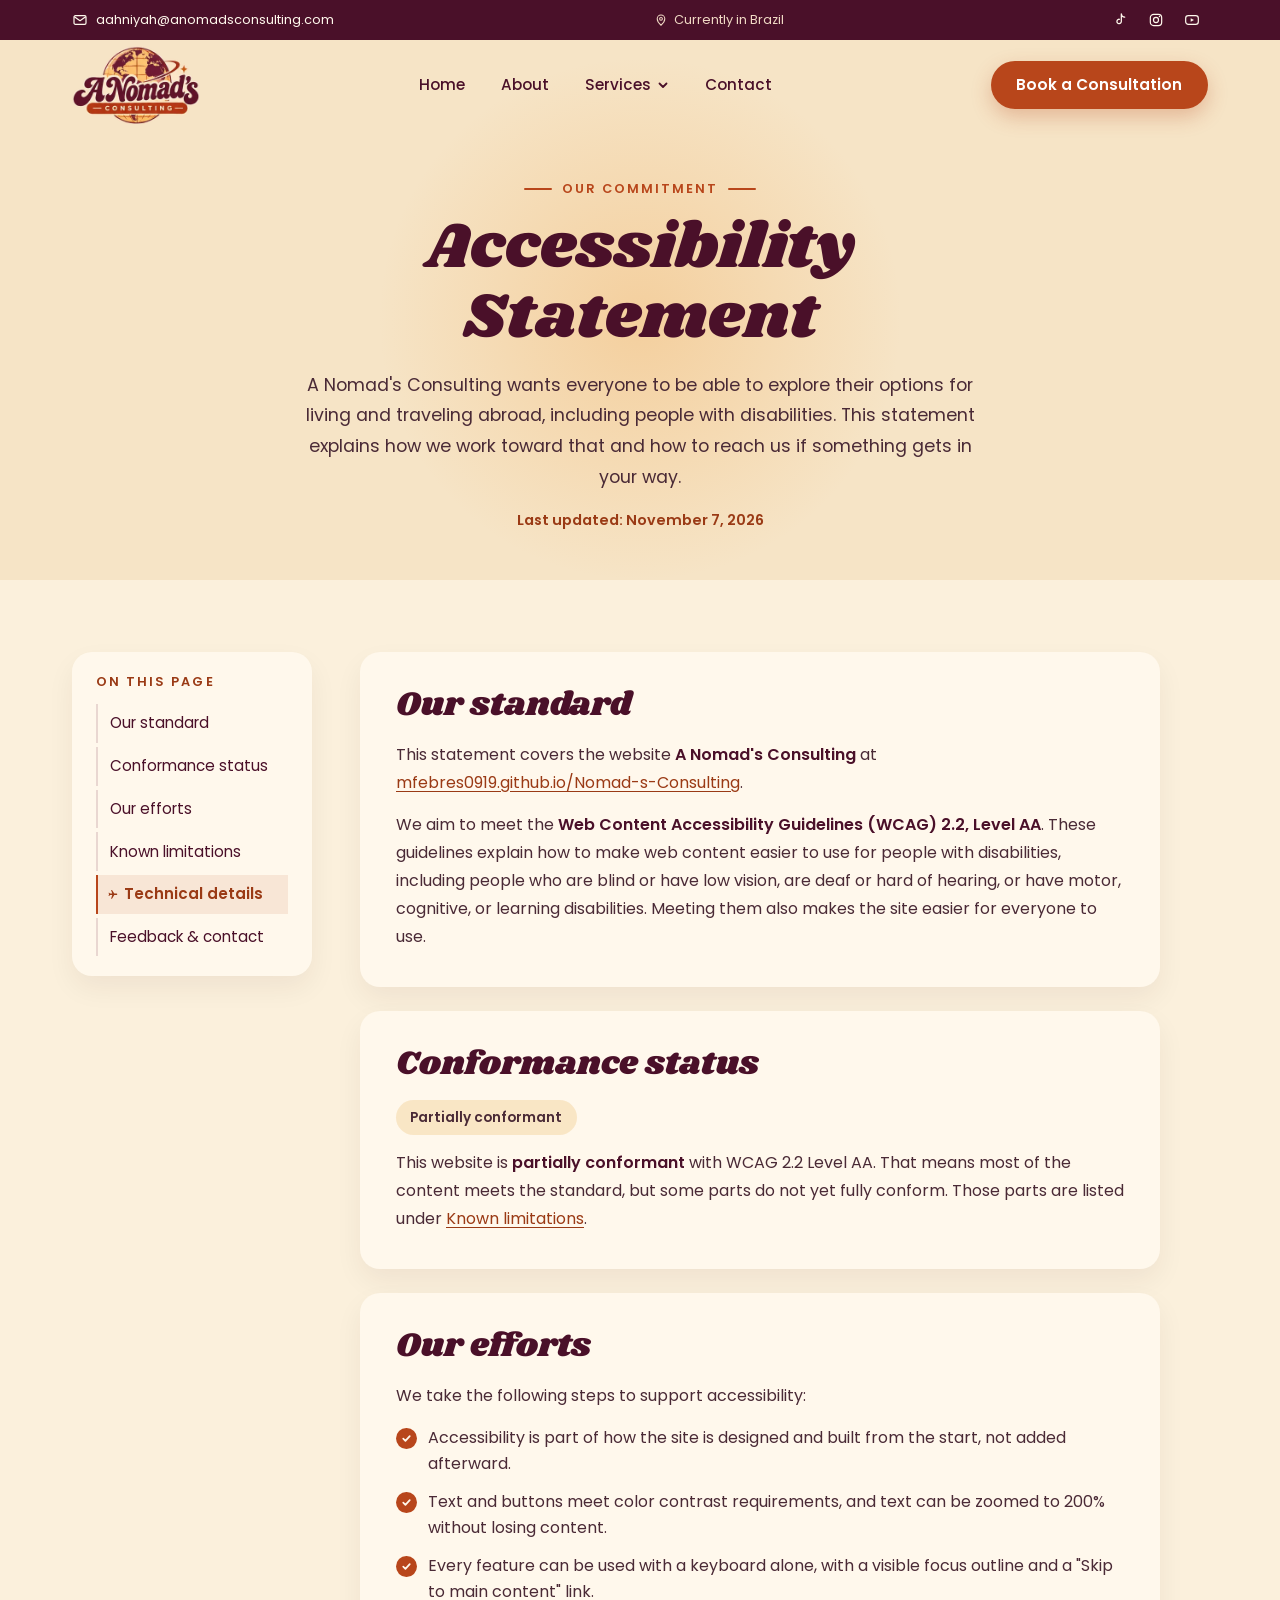
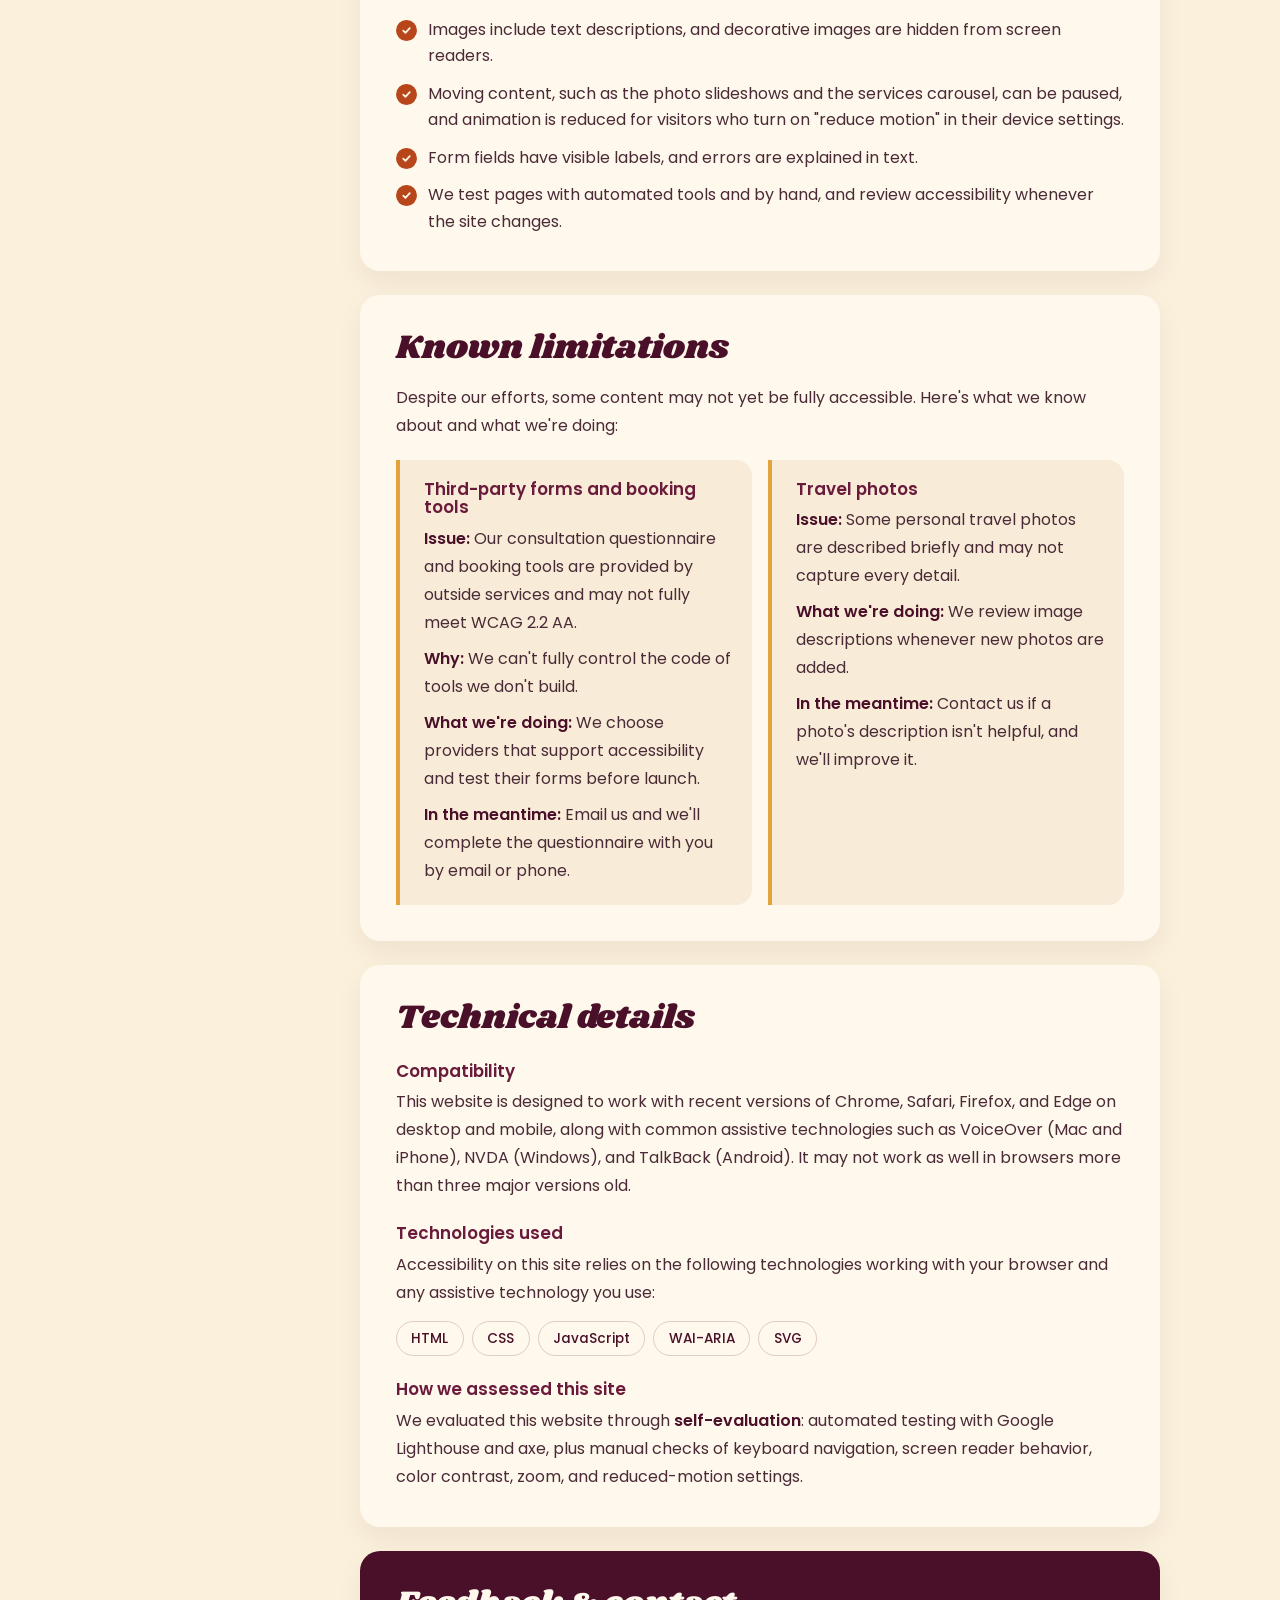
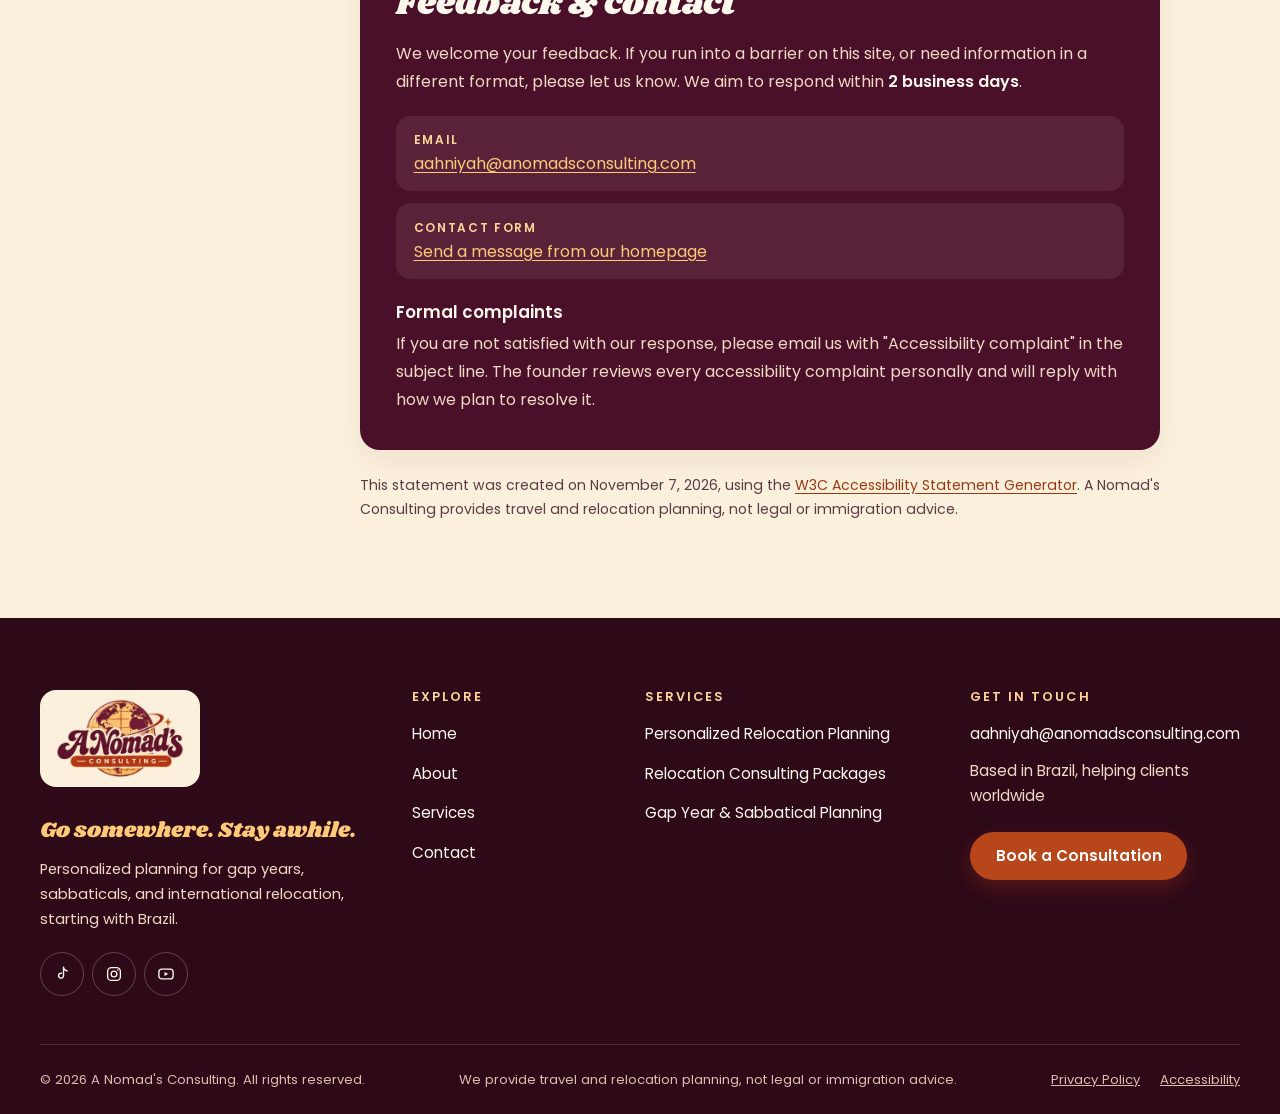
<file: accessibility/index.html>
<!DOCTYPE html>
<html lang="en">
<head>
    <meta charset="utf-8">
    <meta name="viewport" content="width=device-width, initial-scale=1">
    <title>Accessibility Statement | A Nomad's Consulting</title>
    <meta name="description" content="Our commitment to an accessible website: the WCAG 2.2 AA standard we follow, known limitations, and how to reach us with accessibility feedback.">
    <meta name="theme-color" content="#fbf0dc">
    <link rel="canonical" href="https://mfebres0919.github.io/Nomad-s-Consulting/accessibility/">
    <link rel="icon" href="../favicon.png" type="image/png" sizes="48x48">
    <link rel="apple-touch-icon" href="../apple-touch-icon.png">

    <link rel="preload" href="../fonts/shrikhand-v17-latin-regular.woff2" as="font" type="font/woff2" crossorigin>
    <link rel="preload" href="../fonts/poppins-v24-latin-regular.woff2" as="font" type="font/woff2" crossorigin>

    <!-- Approved exception (handbook Section 3): tiny head script so fade-ins start hidden -->
    <script src="../javascript/reveal-init.js"></script>

    <link rel="stylesheet" href="../css/global.css">
    <link rel="stylesheet" href="../css/accessibility.css">

    <script defer src="../javascript/vendor/lenis.min.js"></script>
    <script defer src="../javascript/global.js"></script>
    <script defer src="../javascript/accessibility.js"></script>
</head>
<body>
    <a class="skip-link" href="../#main">Skip to main content</a>

    <!-- ============================================ -->
    <!-- Navigation -->
    <!-- ============================================ -->
    <header class="nav" id="nav">
        <!-- Top bar: email and socials (tucks away on scroll) -->
        <div class="topbar">
            <div class="topbar__inner">
                <a class="topbar__link" href="mailto:aahniyah@anomadsconsulting.com">
                    <svg aria-hidden="true" width="16" height="16" viewBox="0 0 24 24"><rect x="3" y="5.5" width="18" height="13" rx="2" fill="none" stroke="currentColor" stroke-width="1.8"/><path d="m3.5 7 8.5 6 8.5-6" fill="none" stroke="currentColor" stroke-width="1.8" stroke-linejoin="round"/></svg>
                    <span>aahniyah@anomadsconsulting.com</span>
                </a>

                <p class="topbar__note">
                    <svg aria-hidden="true" width="14" height="14" viewBox="0 0 24 24"><path d="M12 21s-6.5-5.6-6.5-11a6.5 6.5 0 0 1 13 0c0 5.4-6.5 11-6.5 11z" fill="none" stroke="currentColor" stroke-width="1.8" stroke-linejoin="round"/><circle cx="12" cy="10" r="2.4" fill="none" stroke="currentColor" stroke-width="1.8"/></svg>
                    Currently in Brazil
                </p>

                <!-- PLACEHOLDER: swap # for her real profile links -->
                <ul class="topbar__social">
                    <li><a class="topbar__icon" href="#"><span class="visually-hidden">TikTok</span><svg aria-hidden="true" width="16" height="16" viewBox="0 0 24 24"><path d="M14 3v11.2a3.3 3.3 0 1 1-2.8-3.3M14 3c.4 2.7 2.4 4.6 5 4.8" fill="none" stroke="currentColor" stroke-width="1.9" stroke-linecap="round" stroke-linejoin="round"/></svg></a></li>
                    <li><a class="topbar__icon" href="#"><span class="visually-hidden">Instagram</span><svg aria-hidden="true" width="16" height="16" viewBox="0 0 24 24"><rect x="3.5" y="3.5" width="17" height="17" rx="5" fill="none" stroke="currentColor" stroke-width="1.8"/><circle cx="12" cy="12" r="3.8" fill="none" stroke="currentColor" stroke-width="1.8"/><circle cx="17.2" cy="6.8" r="1.1" fill="currentColor"/></svg></a></li>
                    <li><a class="topbar__icon" href="#"><span class="visually-hidden">YouTube</span><svg aria-hidden="true" width="16" height="16" viewBox="0 0 24 24"><rect x="2.5" y="5.5" width="19" height="13" rx="4" fill="none" stroke="currentColor" stroke-width="1.8"/><path d="m10 9.2 5 2.8-5 2.8z" fill="currentColor"/></svg></a></li>
                </ul>
            </div>
        </div>

        <div class="nav__inner">
            <a class="nav__brand" href="../">
                <span class="visually-hidden">A Nomad's Consulting home</span>
                <picture>
                    <source srcset="../images/brand/logo-sm.webp" type="image/webp">
                    <img src="../images/brand/logo-sm.png" alt="" width="300" height="182" decoding="async">
                </picture>
            </a>

            <nav class="nav__menu" id="nav-menu" aria-label="Main">
                <!-- Pill that slides behind the active link (desktop) -->
                <span class="nav__indicator" aria-hidden="true"></span>
                <ul class="nav__links">
                    <li class="nav__item"><a class="nav__link" href="../">Home</a></li>
                    <li class="nav__item"><a class="nav__link" href="../#about">About</a></li>
                    <li class="nav__item nav__item--dropdown">
                        <button class="nav__link nav__drop-toggle" type="button" aria-expanded="false" aria-controls="services-menu">
                            Services
                            <svg class="nav__chevron" aria-hidden="true" width="12" height="12" viewBox="0 0 12 12"><path d="M2.5 4.5 6 8l3.5-3.5" fill="none" stroke="currentColor" stroke-width="1.8" stroke-linecap="round" stroke-linejoin="round"/></svg>
                        </button>
                        <div class="nav__dropdown" id="services-menu">
                            <ul class="nav__dropdown-list">
                                <li><a class="nav__dropdown-link" href="../#relocation-planning">Personalized Relocation Planning</a></li>
                                <li><a class="nav__dropdown-link" href="../#consulting-packages">Relocation Consulting Packages</a></li>
                                <li><a class="nav__dropdown-link" href="../#gap-year">Gap Year &amp; Sabbatical Planning</a></li>
                                <li><a class="nav__dropdown-link nav__dropdown-link--all" href="../#services">View all services</a></li>
                            </ul>
                        </div>
                    </li>
                    <li class="nav__item"><a class="nav__link" href="../#contact">Contact</a></li>
                    <li class="nav__item nav__item--cta"><a class="btn btn--primary" href="../#book">Book a Consultation</a></li>
                </ul>
            </nav>

            <a class="btn btn--primary nav__cta" href="../#book">Book a Consultation</a>

            <button class="nav__toggle" type="button" aria-expanded="false" aria-controls="nav-menu" aria-label="Open menu">
                <span class="nav__bar"></span>
                <span class="nav__bar"></span>
                <span class="nav__bar"></span>
            </button>
        </div>
    </header>

    <main id="main">
        <!-- ============================================ -->
        <!-- Page header -->
        <!-- ============================================ -->
        <header class="page-hero" id="top">
            <div class="page-hero__inner">
                <p class="section-eyebrow" data-reveal="down">Our Commitment</p>
                <h1 class="page-hero__title" data-reveal="up" data-reveal-delay="1">Accessibility Statement</h1>
                <p class="page-hero__text" data-reveal="up" data-reveal-delay="2">A Nomad's Consulting wants everyone to be able to explore their options for living and traveling abroad, including people with disabilities. This statement explains how we work toward that and how to reach us if something gets in your way.</p>
                <p class="page-hero__date" data-reveal="up" data-reveal-delay="3">Last updated: <time datetime="2026-11-07">November 7, 2026</time></p>
            </div>
        </header>

        <div class="statement">
            <!-- On this page -->
            <nav class="statement__toc" aria-label="On this page" data-reveal="left">
                <p class="statement__toc-title">On this page</p>
                <ul>
                    <li><a href="#standard">Our standard</a></li>
                    <li><a href="#status">Conformance status</a></li>
                    <li><a href="#efforts">Our efforts</a></li>
                    <li><a href="#limitations">Known limitations</a></li>
                    <li><a href="#technical">Technical details</a></li>
                    <li><a href="#feedback">Feedback &amp; contact</a></li>
                </ul>
            </nav>

            <div class="statement__body">
                <section class="statement__card" id="standard" aria-labelledby="standard-title" data-reveal="up">
                    <h2 id="standard-title">Our standard</h2>
                    <p>This statement covers the website <strong>A Nomad's Consulting</strong> at <a href="https://mfebres0919.github.io/Nomad-s-Consulting/">mfebres0919.github.io/Nomad-s-Consulting</a>.</p>
                    <p>We aim to meet the <strong>Web Content Accessibility Guidelines (WCAG) 2.2, Level AA</strong>. These guidelines explain how to make web content easier to use for people with disabilities, including people who are blind or have low vision, are deaf or hard of hearing, or have motor, cognitive, or learning disabilities. Meeting them also makes the site easier for everyone to use.</p>
                </section>

                <section class="statement__card" id="status" aria-labelledby="status-title" data-reveal="up">
                    <h2 id="status-title">Conformance status</h2>
                    <p class="statement__badge">Partially conformant</p>
                    <p>This website is <strong>partially conformant</strong> with WCAG 2.2 Level AA. That means most of the content meets the standard, but some parts do not yet fully conform. Those parts are listed under <a href="#limitations">Known limitations</a>.</p>
                </section>

                <section class="statement__card" id="efforts" aria-labelledby="efforts-title" data-reveal="up">
                    <h2 id="efforts-title">Our efforts</h2>
                    <p>We take the following steps to support accessibility:</p>
                    <ul class="statement__list">
                        <li>Accessibility is part of how the site is designed and built from the start, not added afterward.</li>
                        <li>Text and buttons meet color contrast requirements, and text can be zoomed to 200% without losing content.</li>
                        <li>Every feature can be used with a keyboard alone, with a visible focus outline and a "Skip to main content" link.</li>
                        <li>Images include text descriptions, and decorative images are hidden from screen readers.</li>
                        <li>Moving content, such as the photo slideshows and the services carousel, can be paused, and animation is reduced for visitors who turn on "reduce motion" in their device settings.</li>
                        <li>Form fields have visible labels, and errors are explained in text.</li>
                        <li>We test pages with automated tools and by hand, and review accessibility whenever the site changes.</li>
                    </ul>
                </section>

                <section class="statement__card" id="limitations" aria-labelledby="limitations-title" data-reveal="up">
                    <h2 id="limitations-title">Known limitations</h2>
                    <p>Despite our efforts, some content may not yet be fully accessible. Here's what we know about and what we're doing:</p>

                    <div class="statement__limits">
                        <div class="statement__limit">
                            <h3>Third-party forms and booking tools</h3>
                            <p><strong>Issue:</strong> Our consultation questionnaire and booking tools are provided by outside services and may not fully meet WCAG 2.2 AA.</p>
                            <p><strong>Why:</strong> We can't fully control the code of tools we don't build.</p>
                            <p><strong>What we're doing:</strong> We choose providers that support accessibility and test their forms before launch.</p>
                            <p><strong>In the meantime:</strong> Email us and we'll complete the questionnaire with you by email or phone.</p>
                        </div>

                        <div class="statement__limit">
                            <h3>Travel photos</h3>
                            <p><strong>Issue:</strong> Some personal travel photos are described briefly and may not capture every detail.</p>
                            <p><strong>What we're doing:</strong> We review image descriptions whenever new photos are added.</p>
                            <p><strong>In the meantime:</strong> Contact us if a photo's description isn't helpful, and we'll improve it.</p>
                        </div>
                    </div>
                </section>

                <section class="statement__card" id="technical" aria-labelledby="technical-title" data-reveal="up">
                    <h2 id="technical-title">Technical details</h2>

                    <h3>Compatibility</h3>
                    <p>This website is designed to work with recent versions of Chrome, Safari, Firefox, and Edge on desktop and mobile, along with common assistive technologies such as VoiceOver (Mac and iPhone), NVDA (Windows), and TalkBack (Android). It may not work as well in browsers more than three major versions old.</p>

                    <h3>Technologies used</h3>
                    <p>Accessibility on this site relies on the following technologies working with your browser and any assistive technology you use:</p>
                    <ul class="statement__tags">
                        <li>HTML</li>
                        <li>CSS</li>
                        <li>JavaScript</li>
                        <li>WAI-ARIA</li>
                        <li>SVG</li>
                    </ul>

                    <h3>How we assessed this site</h3>
                    <p>We evaluated this website through <strong>self-evaluation</strong>: automated testing with Google Lighthouse and axe, plus manual checks of keyboard navigation, screen reader behavior, color contrast, zoom, and reduced-motion settings.</p>
                </section>

                <section class="statement__card statement__card--feature" id="feedback" aria-labelledby="feedback-title" data-reveal="up">
                    <h2 id="feedback-title">Feedback &amp; contact</h2>
                    <p>We welcome your feedback. If you run into a barrier on this site, or need information in a different format, please let us know. We aim to respond within <strong>2 business days</strong>.</p>

                    <ul class="statement__contact">
                        <li>
                            <span class="statement__contact-label">Email</span>
                            <a href="mailto:aahniyah@anomadsconsulting.com">aahniyah@anomadsconsulting.com</a>
                        </li>
                        <li>
                            <span class="statement__contact-label">Contact form</span>
                            <a href="../#contact">Send a message from our homepage</a>
                        </li>
                    </ul>

                    <h3>Formal complaints</h3>
                    <p>If you are not satisfied with our response, please email us with "Accessibility complaint" in the subject line. The founder reviews every accessibility complaint personally and will reply with how we plan to resolve it.</p>
                </section>

                <p class="statement__note" data-reveal="up">This statement was created on November 7, 2026, using the <a href="https://www.w3.org/WAI/planning/statements/generator/">W3C Accessibility Statement Generator</a>. A Nomad's Consulting provides travel and relocation planning, not legal or immigration advice.</p>
            </div>
        </div>
    </main>

    <!-- ============================================ -->
    <!-- Footer -->
    <!-- ============================================ -->
    <footer class="footer">
        <div class="footer__inner">
            <div class="footer__brand" data-reveal="up">
                <a class="footer__logo" href="../">
                    <span class="visually-hidden">A Nomad's Consulting home</span>
                    <picture>
                        <source data-srcset="../images/brand/logo-sm.webp" type="image/webp">
                        <img data-src="../images/brand/logo-sm.png" alt="" width="300" height="182" decoding="async">
                    </picture>
                </a>
                <p class="footer__tagline">Go somewhere. Stay awhile.</p>
                <p class="footer__text">Personalized planning for gap years, sabbaticals, and international relocation, starting with Brazil.</p>

                <!-- PLACEHOLDER: swap # for her real profile links -->
                <ul class="footer__social">
                    <li><a class="footer__social-link" href="#"><span class="visually-hidden">TikTok</span><svg aria-hidden="true" width="18" height="18" viewBox="0 0 24 24"><path d="M14 3v11.2a3.3 3.3 0 1 1-2.8-3.3M14 3c.4 2.7 2.4 4.6 5 4.8" fill="none" stroke="currentColor" stroke-width="1.9" stroke-linecap="round" stroke-linejoin="round"/></svg></a></li>
                    <li><a class="footer__social-link" href="#"><span class="visually-hidden">Instagram</span><svg aria-hidden="true" width="18" height="18" viewBox="0 0 24 24"><rect x="3.5" y="3.5" width="17" height="17" rx="5" fill="none" stroke="currentColor" stroke-width="1.8"/><circle cx="12" cy="12" r="3.8" fill="none" stroke="currentColor" stroke-width="1.8"/><circle cx="17.2" cy="6.8" r="1.1" fill="currentColor"/></svg></a></li>
                    <li><a class="footer__social-link" href="#"><span class="visually-hidden">YouTube</span><svg aria-hidden="true" width="18" height="18" viewBox="0 0 24 24"><rect x="2.5" y="5.5" width="19" height="13" rx="4" fill="none" stroke="currentColor" stroke-width="1.8"/><path d="m10 9.2 5 2.8-5 2.8z" fill="currentColor"/></svg></a></li>
                </ul>
            </div>

            <nav class="footer__col" aria-label="Footer" data-reveal="up" data-reveal-delay="1">
                <h2 class="footer__heading">Explore</h2>
                <ul class="footer__links">
                    <li><a href="../">Home</a></li>
                    <li><a href="../#about">About</a></li>
                    <li><a href="../#services">Services</a></li>
                    <li><a href="../#contact">Contact</a></li>
                </ul>
            </nav>

            <div class="footer__col" data-reveal="up" data-reveal-delay="2">
                <h2 class="footer__heading">Services</h2>
                <ul class="footer__links">
                    <li><a href="../#relocation-planning">Personalized Relocation Planning</a></li>
                    <li><a href="../#consulting-packages">Relocation Consulting Packages</a></li>
                    <li><a href="../#gap-year">Gap Year &amp; Sabbatical Planning</a></li>
                </ul>
            </div>

            <div class="footer__col" data-reveal="up" data-reveal-delay="3">
                <h2 class="footer__heading">Get in Touch</h2>
                <ul class="footer__links">
                    <li><a href="mailto:aahniyah@anomadsconsulting.com">aahniyah@anomadsconsulting.com</a></li>
                    <li>Based in Brazil, helping clients worldwide</li>
                </ul>
                <a class="btn btn--primary footer__btn" href="../#book">Book a Consultation</a>
            </div>
        </div>

        <div class="footer__bottom">
            <p>&copy; <span class="footer__year">2026</span> A Nomad's Consulting. All rights reserved.</p>
            <p class="footer__note">We provide travel and relocation planning, not legal or immigration advice.</p>
            <!-- PLACEHOLDER: link once the privacy policy page exists -->
            <div class="footer__legal-links">
                <a class="footer__legal" href="#">Privacy Policy</a>
                <a class="footer__legal" href="./" aria-current="page">Accessibility</a>
            </div>
        </div>
    </footer>

    <!-- Back to top: appears after scrolling down -->
    <a class="back-to-top" href="#top">
        <span class="visually-hidden">Back to top</span>
        <svg aria-hidden="true" width="20" height="20" viewBox="0 0 20 20"><path d="M10 16V4m-5 5 5-5 5 5" fill="none" stroke="currentColor" stroke-width="2" stroke-linecap="round" stroke-linejoin="round"/></svg>
    </a>
</body>
</html>
</file>
<file: css/global.css>
/* =========================================================
   A Nomad's Consulting — global styles
   Fonts, tokens, base, buttons, navigation, accessibility
   ========================================================= */

/* ---------- Fonts (self-hosted) ---------- */
@font-face {
    font-family: 'Shrikhand';
    font-style: normal;
    font-weight: 400;
    font-display: swap;
    src: url('../fonts/shrikhand-v17-latin-regular.woff2') format('woff2');
}

@font-face {
    font-family: 'Poppins';
    font-style: normal;
    font-weight: 400;
    font-display: swap;
    src: url('../fonts/poppins-v24-latin-regular.woff2') format('woff2');
}

@font-face {
    font-family: 'Poppins';
    font-style: italic;
    font-weight: 400;
    font-display: swap;
    src: url('../fonts/poppins-v24-latin-italic.woff2') format('woff2');
}

@font-face {
    font-family: 'Poppins';
    font-style: normal;
    font-weight: 500;
    font-display: swap;
    src: url('../fonts/poppins-v24-latin-500.woff2') format('woff2');
}

@font-face {
    font-family: 'Poppins';
    font-style: normal;
    font-weight: 600;
    font-display: swap;
    src: url('../fonts/poppins-v24-latin-600.woff2') format('woff2');
}

/* ---------- Design tokens ---------- */
:root {
    /* Brand colors (from the logo) */
    --plum: #6a1a3a;
    --plum-deep: #4a1029;
    --plum-ink: #2e0918;
    --orange: #b8461b;          /* 5.3:1 behind white text */
    --orange-dark: #9a3a15;     /* small orange text on tinted pills */
    --orange-bright: #d9622b;   /* accents only, never behind text */
    --mustard: #e3a23b;
    --cream: #fbf0dc;
    --cream-light: #fff8ec;
    --sand: #f6e4c6;
    --white: #ffffff;

    /* Type */
    --font-display: 'Shrikhand', 'Cooper Black', Georgia, serif;
    --font-body: 'Poppins', Arial, sans-serif;

    /* Layout */
    --container: 76rem;
    --gutter: clamp(1rem, 4vw, 2.5rem);
    --nav-height: 4.5rem;
    --topbar-height: 2.5rem;
    --header-offset: calc(var(--nav-height) + var(--topbar-height));
    --radius-pill: 999px;
    --radius: 1rem;

    /* Motion */
    --ease-out: cubic-bezier(0.22, 1, 0.36, 1);
    --fill-speed: 650ms;
    --menu-speed: 520ms;
}

/* ---------- Reset & base ---------- */
*,
*::before,
*::after {
    box-sizing: border-box;
}

html {
    scroll-behavior: smooth;
    scroll-padding-top: calc(var(--nav-height) + 1rem);
    -webkit-text-size-adjust: 100%;
}

body {
    margin: 0;
    font-family: var(--font-body);
    font-size: 1rem;
    line-height: 1.6;
    color: var(--plum-ink);
    background: var(--cream);
    -webkit-font-smoothing: antialiased;
}

img,
picture,
svg {
    display: block;
    max-width: 100%;
}

img {
    height: auto;
}

a {
    color: inherit;
}

button {
    font: inherit;
    color: inherit;
    background: none;
    border: 0;
    padding: 0;
    cursor: pointer;
}

ul {
    margin: 0;
    padding: 0;
    list-style: none;
}

h1,
h2,
h3 {
    margin: 0;
    font-family: var(--font-display);
    font-weight: 400;
    line-height: 1.1;
}

p {
    margin: 0;
}

/* ---------- Accessibility utilities ---------- */
.skip-link {
    position: absolute;
    top: 0.75rem;
    left: 0.75rem;
    z-index: 200;
    padding: 0.75rem 1.25rem;
    border-radius: var(--radius-pill);
    background: var(--plum-deep);
    color: var(--white);
    font-weight: 600;
    text-decoration: none;
    transform: translateY(-200%);
    transition: transform 200ms ease;
}

.skip-link:focus {
    transform: translateY(0);
}

.visually-hidden {
    position: absolute;
    width: 1px;
    height: 1px;
    margin: -1px;
    padding: 0;
    overflow: hidden;
    clip: rect(0 0 0 0);
    white-space: nowrap;
    border: 0;
}

:focus-visible {
    outline: 3px solid var(--mustard);
    outline-offset: 3px;
}

/* ---------- Buttons ----------
   The hover color rises from the bottom of the button to the top. */
.btn {
    position: relative;
    isolation: isolate;
    overflow: hidden;
    display: inline-flex;
    align-items: center;
    justify-content: center;
    gap: 0.6rem;
    min-height: 3rem;
    padding: 0.8rem 1.6rem;
    border-radius: var(--radius-pill);
    font-family: var(--font-body);
    font-size: 0.95rem;
    font-weight: 600;
    line-height: 1.2;
    text-align: center;
    text-decoration: none;
    color: var(--white);
    transition: color var(--fill-speed) var(--ease-out), box-shadow var(--fill-speed) var(--ease-out);
}

.btn::before {
    content: "";
    position: absolute;
    inset: 0;
    z-index: -1;
    background: var(--btn-fill);
    transform: scaleY(0);
    transform-origin: bottom;
    transition: transform var(--fill-speed) var(--ease-out);
}

.btn:hover::before,
.btn:focus-visible::before {
    transform: scaleY(1);
}

.btn--primary {
    --btn-fill: var(--plum-deep);
    background: var(--orange);
    box-shadow: 0 0.5rem 1.25rem rgba(184, 70, 27, 0.28);
}

.btn--secondary {
    --btn-fill: var(--orange);
    background: var(--plum);
    box-shadow: 0 0.5rem 1.25rem rgba(46, 9, 24, 0.3);
}

.btn__arrow {
    flex-shrink: 0;
    transition: transform var(--fill-speed) var(--ease-out);
}

.btn:hover .btn__arrow,
.btn:focus-visible .btn__arrow {
    transform: translateX(4px);
}

/* ---------- Section basics (shared by every section) ---------- */
.section-eyebrow {
    display: inline-flex;
    align-items: center;
    gap: 0.6rem;
    margin-bottom: 0.85rem;
    font-size: 0.8rem;
    font-weight: 600;
    letter-spacing: 0.16em;
    text-transform: uppercase;
    color: var(--orange);
}

.section-eyebrow::before {
    content: "";
    width: 1.75rem;
    height: 2px;
    border-radius: 2px;
    background: currentColor;
}

/* Wave divider between sections. Sits at the bottom of a section,
   flipped so the waves rise into it; set `color` to the next
   section's background. */
.section-divider {
    position: absolute;
    left: 0;
    bottom: -1px;
    width: 100%;
    height: clamp(3.5rem, 8vw, 7rem);
    transform: scaleY(-1);
    pointer-events: none;
}

/* At the top of a section, hanging down from the one above */
.section-divider--top {
    top: -1px;
    bottom: auto;
    transform: none;
}

/* ---------- Navigation (mobile first) ----------
   Clear over the hero photo, solid cream once the page scrolls:
   logo left, links centered, booking button right. */
.nav {
    position: fixed;
    top: 0;
    left: 0;
    right: 0;
    z-index: 100;
    isolation: isolate;
    color: var(--plum-deep);
}

/* The glass sits on its own layer so the menu and dropdown inside
   the bar can have their own blur (blurs can't nest) */
.nav::before {
    content: "";
    position: absolute;
    inset: 0;
    z-index: -1;
    border-bottom: 1px solid transparent;
    background: transparent;
    transition: background 400ms ease, border-color 400ms ease, box-shadow 400ms ease;
}

.nav.is-scrolled::before,
.nav.is-open::before {
    border-bottom-color: rgba(106, 26, 58, 0.1);
    background: var(--cream-light);
    box-shadow: 0 0.5rem 1.5rem rgba(46, 9, 24, 0.08);
}

.nav__inner {
    position: relative;
    display: flex;
    align-items: center;
    justify-content: space-between;
    gap: 1rem;
    max-width: var(--container);
    min-height: var(--nav-height);
    margin: 0 auto;
    padding: 0.4rem var(--gutter);
}

.nav__brand {
    flex-shrink: 0;
    border-radius: 0.5rem;
}

.nav__brand img {
    width: 6.75rem;
}

/* ---------- Top bar ---------- */
.topbar {
    max-height: var(--topbar-height);
    overflow: hidden;
    background: var(--plum-deep);
    color: var(--cream-light);
    transition: max-height 450ms var(--ease-out), opacity 300ms ease;
}

/* Tucks away once the page scrolls or the menu opens */
.nav.is-scrolled .topbar,
.nav.is-open .topbar {
    max-height: 0;
    opacity: 0;
}

.topbar__inner {
    display: flex;
    align-items: center;
    justify-content: space-between;
    gap: 1rem;
    max-width: var(--container);
    height: var(--topbar-height);
    margin: 0 auto;
    padding: 0 var(--gutter);
    font-size: 0.8rem;
}

.topbar__link {
    display: inline-flex;
    align-items: center;
    gap: 0.5rem;
    min-height: 2rem;
    text-decoration: none;
    color: inherit;
    transition: color 250ms ease;
}

.topbar__link:hover {
    color: #ffd59a;
}

.topbar__note {
    display: none;
    align-items: center;
    gap: 0.4rem;
    color: #f0d9c4;
}

.topbar__social {
    display: flex;
    gap: 0.25rem;
}

/* Icon buttons: the hover color rises from the bottom */
.topbar__icon {
    position: relative;
    isolation: isolate;
    overflow: hidden;
    display: grid;
    place-items: center;
    width: 2rem;
    height: 2rem;
    border-radius: 50%;
    color: var(--cream-light);
    transition: color var(--fill-speed) var(--ease-out);
}

.topbar__icon::before {
    content: "";
    position: absolute;
    inset: 0;
    z-index: -1;
    background: var(--orange);
    transform: scaleY(0);
    transform-origin: bottom;
    transition: transform var(--fill-speed) var(--ease-out);
}

.topbar__icon:hover::before,
.topbar__icon:focus-visible::before {
    transform: scaleY(1);
}

@media (min-width: 768px) {
    .topbar__note {
        display: inline-flex;
    }
}

/* Hamburger: three lines that turn into an X */
.nav__toggle {
    position: relative;
    display: grid;
    place-items: center;
    width: 2.9rem;
    height: 2.9rem;
    border-radius: 50%;
    background: var(--plum-deep);
    color: var(--cream-light);
    transition: background 300ms ease;
}

.nav__toggle:hover {
    background: var(--plum);
}

.nav__bar {
    position: absolute;
    left: 50%;
    top: 50%;
    width: 1.25rem;
    height: 2px;
    margin-top: -1px;
    margin-left: -0.625rem;
    border-radius: 2px;
    background: currentColor;
    transition: transform 420ms var(--ease-out), opacity 260ms ease;
}

.nav__bar:nth-child(1) {
    transform: translateY(-6px);
}

.nav__bar:nth-child(3) {
    transform: translateY(6px);
}

.nav.is-open .nav__bar:nth-child(1) {
    transform: translateY(0) rotate(45deg);
}

.nav.is-open .nav__bar:nth-child(2) {
    opacity: 0;
    transform: scaleX(0.2);
}

.nav.is-open .nav__bar:nth-child(3) {
    transform: translateY(0) rotate(-45deg);
}

/* Mobile menu: a sheet that drops down under the bar */
.nav__menu {
    position: absolute;
    top: 100%;
    left: 0;
    right: 0;
    max-height: calc(100svh - var(--nav-height));
    overflow-y: auto;
    padding: 0.75rem var(--gutter) 1.5rem;
    border-bottom: 1px solid rgba(106, 26, 58, 0.1);
    border-radius: 0 0 1.5rem 1.5rem;
    background: var(--cream-light);
    box-shadow: 0 1.5rem 2.5rem rgba(46, 9, 24, 0.15);
    visibility: hidden;
    opacity: 0;
    transform: translateY(-0.75rem);
    transition: opacity var(--menu-speed) var(--ease-out), transform var(--menu-speed) var(--ease-out), visibility 0s linear var(--menu-speed);
}

.nav.is-open .nav__menu {
    visibility: visible;
    opacity: 1;
    transform: translateY(0);
    transition-delay: 0s;
}

/* Links slide in one after another */
.nav__item {
    opacity: 0;
    transform: translateY(0.75rem);
    transition: opacity 400ms var(--ease-out), transform 400ms var(--ease-out);
}

.nav.is-open .nav__item {
    opacity: 1;
    transform: translateY(0);
}

.nav.is-open .nav__item:nth-child(1) { transition-delay: 80ms; }
.nav.is-open .nav__item:nth-child(2) { transition-delay: 140ms; }
.nav.is-open .nav__item:nth-child(3) { transition-delay: 200ms; }
.nav.is-open .nav__item:nth-child(4) { transition-delay: 260ms; }
.nav.is-open .nav__item:nth-child(5) { transition-delay: 320ms; }

.nav__link {
    position: relative;
    isolation: isolate;
    overflow: hidden;
    display: flex;
    align-items: center;
    justify-content: space-between;
    gap: 0.4rem;
    width: 100%;
    min-height: 3rem;
    padding: 0.7rem 1rem;
    border-radius: 0.75rem;
    font-size: 1.05rem;
    font-weight: 500;
    text-decoration: none;
    color: var(--plum-deep);
}

/* Same bottom-to-top fill as the buttons, in a soft plum tint */
.nav__link::before,
.nav__dropdown-link::before {
    content: "";
    position: absolute;
    inset: 0;
    z-index: -1;
    background: rgba(106, 26, 58, 0.08);
    transform: scaleY(0);
    transform-origin: bottom;
    transition: transform var(--fill-speed) var(--ease-out);
}

.nav__link:hover::before,
.nav__link:focus-visible::before,
.nav__dropdown-link:hover::before,
.nav__dropdown-link:focus-visible::before {
    transform: scaleY(1);
}

.nav__chevron {
    transition: transform 400ms var(--ease-out);
}

.nav__drop-toggle[aria-expanded="true"] .nav__chevron {
    transform: rotate(180deg);
}

/* Services dropdown: an accordion on mobile */
.nav__dropdown {
    display: grid;
    grid-template-rows: 0fr;
    visibility: hidden;
    transition: grid-template-rows 480ms var(--ease-out), visibility 0s linear 480ms;
}

.nav__item--dropdown.is-open .nav__dropdown {
    grid-template-rows: 1fr;
    visibility: visible;
    transition-delay: 0s;
}

.nav__dropdown-list {
    min-height: 0;
    overflow: hidden;
    padding-left: 0.75rem;
}

.nav__dropdown-link {
    position: relative;
    isolation: isolate;
    overflow: hidden;
    display: block;
    padding: 0.65rem 1rem;
    border-radius: 0.6rem;
    font-size: 0.95rem;
    text-decoration: none;
    color: var(--plum);
    opacity: 0;
    transform: translateY(-0.4rem);
    transition: opacity 360ms var(--ease-out), transform 360ms var(--ease-out);
}

.nav__item--dropdown.is-open .nav__dropdown-link {
    opacity: 1;
    transform: translateY(0);
}

.nav__item--dropdown.is-open li:nth-child(2) .nav__dropdown-link { transition-delay: 60ms; }
.nav__item--dropdown.is-open li:nth-child(3) .nav__dropdown-link { transition-delay: 120ms; }
.nav__item--dropdown.is-open li:nth-child(4) .nav__dropdown-link { transition-delay: 180ms; }

.nav__dropdown-link--all {
    font-weight: 600;
    color: var(--orange);
}

.nav__item--cta {
    padding-top: 0.75rem;
}

.nav__item--cta .btn {
    width: 100%;
}

/* Active section in the mobile menu: tinted row with an orange edge */
.nav__indicator {
    display: none;
}

.nav__link.is-active {
    background: rgba(184, 70, 27, 0.1);
    box-shadow: inset 3px 0 0 var(--orange);
    font-weight: 600;
}

/* The bar's own button shows from tablet up; on phones it lives in the menu */
.nav__cta {
    display: none;
}

@media (min-width: 640px) {
    .nav__cta {
        display: inline-flex;
        margin-left: auto;
    }

    .nav__item--cta {
        display: none;
    }

    .nav__brand img {
        width: 7.5rem;
    }
}

/* Desktop: links centered, button on the right */
@media (min-width: 1024px) {
    :root {
        --nav-height: 5.25rem;
    }

    .nav__inner {
        gap: 1.5rem;
    }

    .nav__brand img {
        width: 8rem;
    }

    .nav__toggle {
        display: none;
    }

    .nav__menu {
        position: static;
        max-height: none;
        overflow: visible;
        margin: 0 auto;
        padding: 0;
        border: 0;
        border-radius: 0;
        background: none;
        -webkit-backdrop-filter: none;
        backdrop-filter: none;
        box-shadow: none;
        visibility: visible;
        opacity: 1;
        transform: none;
        transition: none;
    }

    .nav__links {
        display: flex;
        align-items: center;
        gap: 0.25rem;
    }

    .nav__item {
        position: relative;
        opacity: 1;
        transform: none;
        transition: none;
    }

    .nav__cta {
        margin-left: 0;
    }

    .nav__link {
        width: auto;
        min-height: 2.75rem;
        padding: 0.55rem 1rem;
        border-radius: var(--radius-pill);
        font-size: 0.95rem;
    }

    .nav__dropdown {
        position: absolute;
        top: calc(100% + 1rem);
        left: 50%;
        display: block;
        width: 18.5rem;
        padding: 0.6rem;
        border: 1px solid rgba(106, 26, 58, 0.1);
        border-radius: 1rem;
        background: var(--cream-light);
        box-shadow: 0 1.25rem 2.5rem rgba(46, 9, 24, 0.15);
        opacity: 0;
        transform: translate(-50%, 0.6rem);
        transition: opacity 380ms var(--ease-out), transform 380ms var(--ease-out), visibility 0s linear 380ms;
    }

    /* Invisible bridge so the pointer can travel from Services into the menu */
    .nav__dropdown::before {
        content: "";
        position: absolute;
        left: 0;
        right: 0;
        top: -1.1rem;
        height: 1.1rem;
    }

    .nav__item--dropdown.is-open .nav__dropdown {
        opacity: 1;
        transform: translate(-50%, 0);
    }

    .nav__dropdown-list {
        overflow: visible;
        padding-left: 0;
    }

    /* The menu is the measuring box for the sliding pill */
    .nav__menu {
        position: relative;
    }

    .nav__links {
        position: relative;
        z-index: 1;
    }

    /* Active section: a soft pill that glides between links */
    .nav__indicator {
        position: absolute;
        top: 50%;
        left: 0;
        z-index: 0;
        display: block;
        width: 0;
        height: 2.75rem;
        margin-top: -1.375rem;
        border-radius: var(--radius-pill);
        background: rgba(184, 70, 27, 0.11);
        box-shadow: inset 0 0 0 1px rgba(184, 70, 27, 0.2);
        opacity: 0;
        transition:
            transform 550ms var(--ease-out),
            width 550ms var(--ease-out),
            opacity 300ms ease;
    }

    .nav__indicator.is-visible {
        opacity: 1;
    }

    /* Small mustard dot under the pill, like a map pin */
    .nav__indicator::after {
        content: "";
        position: absolute;
        left: 50%;
        bottom: -0.55rem;
        width: 5px;
        height: 5px;
        margin-left: -2.5px;
        border-radius: 50%;
        background: var(--orange);
    }

    .nav__link.is-active {
        background: none;
        box-shadow: none;
        color: var(--plum-deep);
    }
}

/* ---------- Footer ---------- */
.footer {
    padding: clamp(3rem, 7vw, 4.5rem) var(--gutter) 1.5rem;
    background: var(--plum-ink);
    color: #f0d9c4;
}

.footer__inner {
    display: grid;
    gap: 2.5rem;
    max-width: var(--container);
    margin: 0 auto;
}

/* Logo sits on a cream badge so the plum lettering stays readable */
.footer__logo {
    display: inline-block;
    margin-bottom: 1.25rem;
    padding: 0.6rem 1rem;
    border-radius: 1rem;
    background: var(--cream);
}

.footer__logo img {
    width: 8rem;
}

.footer__tagline {
    margin-bottom: 0.5rem;
    font-family: var(--font-display);
    font-size: 1.35rem;
    color: #ffc978;
}

.footer__text {
    max-width: 22rem;
    margin-bottom: 1.25rem;
    font-size: 0.92rem;
    line-height: 1.7;
}

.footer__social {
    display: flex;
    gap: 0.5rem;
}

.footer__social-link {
    position: relative;
    isolation: isolate;
    overflow: hidden;
    display: grid;
    place-items: center;
    width: 2.75rem;
    height: 2.75rem;
    border: 1px solid rgba(255, 248, 236, 0.25);
    border-radius: 50%;
    color: var(--cream-light);
}

.footer__social-link::before {
    content: "";
    position: absolute;
    inset: 0;
    z-index: -1;
    background: var(--orange);
    transform: scaleY(0);
    transform-origin: bottom;
    transition: transform var(--fill-speed) var(--ease-out);
}

.footer__social-link:hover::before,
.footer__social-link:focus-visible::before {
    transform: scaleY(1);
}

.footer__heading {
    margin-bottom: 1rem;
    font-family: var(--font-body);
    font-size: 0.8rem;
    font-weight: 600;
    letter-spacing: 0.16em;
    text-transform: uppercase;
    color: #ffd59a;
}

.footer__links {
    display: grid;
    gap: 0.65rem;
    font-size: 0.95rem;
}

.footer__links a {
    display: inline-block;
    padding: 0.15rem 0;
    text-decoration: none;
    color: var(--cream-light);
    background: linear-gradient(currentColor, currentColor) no-repeat left bottom / 0 1px;
    transition: background-size 400ms var(--ease-out), color 300ms ease;
}

.footer__links a:hover,
.footer__links a:focus-visible {
    color: #ffc978;
    background-size: 100% 1px;
}

.footer__btn {
    margin-top: 1.5rem;
}

.footer__bottom {
    display: grid;
    gap: 0.5rem;
    max-width: var(--container);
    margin: 3rem auto 0;
    padding-top: 1.5rem;
    border-top: 1px solid rgba(255, 248, 236, 0.15);
    font-size: 0.82rem;
    color: #d9bfae;
}

.footer__legal-links {
    display: flex;
    flex-wrap: wrap;
    gap: 0.5rem 1.25rem;
}

.footer__legal {
    color: inherit;
}

.footer__legal:hover {
    color: #ffc978;
}

@media (min-width: 640px) {
    .footer__inner {
        grid-template-columns: 1fr 1fr;
    }
}

@media (min-width: 1024px) {
    .footer__inner {
        grid-template-columns: 1.4fr 0.8fr 1.2fr 1.1fr;
        gap: 3rem;
    }

    .footer__bottom {
        grid-template-columns: auto 1fr auto;
        align-items: center;
        gap: 2rem;
    }

    .footer__note {
        text-align: center;
    }
}

/* ---------- Back to top ---------- */
.back-to-top {
    position: fixed;
    right: 1rem;
    bottom: 1rem;
    z-index: 90;
    isolation: isolate;
    overflow: hidden;
    display: grid;
    place-items: center;
    width: 3rem;
    height: 3rem;
    border-radius: 50%;
    background: var(--orange);
    color: var(--white);
    box-shadow: 0 0.6rem 1.5rem rgba(184, 70, 27, 0.35);
    visibility: hidden;
    opacity: 0;
    transform: translateY(1rem);
    transition: opacity 400ms ease, transform 400ms var(--ease-out), visibility 0s linear 400ms;
}

.back-to-top.is-visible {
    visibility: visible;
    opacity: 1;
    transform: translateY(0);
    transition-delay: 0s;
}

/* Hover color rises from the bottom */
.back-to-top::before {
    content: "";
    position: absolute;
    inset: 0;
    z-index: -1;
    background: var(--plum-deep);
    transform: scaleY(0);
    transform-origin: bottom;
    transition: transform var(--fill-speed) var(--ease-out);
}

.back-to-top:hover::before,
.back-to-top:focus-visible::before {
    transform: scaleY(1);
}

.back-to-top svg {
    transition: transform 400ms var(--ease-out);
}

.back-to-top:hover svg {
    transform: translateY(-2px);
}

@media (min-width: 768px) {
    .back-to-top {
        right: 1.5rem;
        bottom: 1.5rem;
        width: 3.25rem;
        height: 3.25rem;
    }
}

/* ---------- Smooth scrolling (Lenis) ---------- */
html.lenis,
html.lenis body {
    height: auto;
}

.lenis:not(.lenis-autoToggle).lenis-stopped {
    overflow: clip;
}

.lenis.lenis-smooth [data-lenis-prevent] {
    overscroll-behavior: contain;
}

.lenis.lenis-smooth iframe {
    pointer-events: none;
}

/* ---------- Fade-ins ----------
   Only when JavaScript is running (.js on <html>), so content is never
   hidden without it. Fades use filter: opacity() rather than opacity so
   accessibility scanners still see the text, and movement uses the
   individual translate / scale properties so it never fights an
   element's own transform. Directions: up, down, left, right, zoom. */
.js [data-reveal] {
    filter: opacity(0);
    transition:
        filter 2.2s ease,
        translate 2.2s var(--ease-out),
        scale 2.2s var(--ease-out);
    transition-delay: calc(var(--reveal-step, 0) * 180ms);
}

.js [data-reveal="up"] { translate: 0 2.5rem; }
.js [data-reveal="down"] { translate: 0 -2rem; }
.js [data-reveal="left"] { translate: -3rem 0; }
.js [data-reveal="right"] { translate: 3rem 0; }
.js [data-reveal="zoom"] { scale: 0.88; }

.js [data-reveal-delay="1"] { --reveal-step: 1; }
.js [data-reveal-delay="2"] { --reveal-step: 2; }
.js [data-reveal-delay="3"] { --reveal-step: 3; }
.js [data-reveal-delay="4"] { --reveal-step: 4; }

.js [data-reveal].is-revealed {
    filter: none;
    translate: none;
    scale: none;
}

/* Photos fade up gently as they finish loading */
.js img[data-src],
.js img.is-pending {
    filter: opacity(0);
}

.js img.is-loaded {
    transition: filter 1.4s ease;
}

/* ---------- Hand-drawn underline ---------- */
.scribble-wrap {
    position: relative;
    display: inline-block;
}

.scribble {
    position: absolute;
    left: -2%;
    bottom: -0.12em;
    width: 104%;
    height: 0.28em;
    overflow: visible;
    pointer-events: none;
}

.scribble path {
    fill: none;
    stroke: var(--mustard);
    stroke-width: 5;
    stroke-linecap: round;
    stroke-dasharray: 1;
    stroke-dashoffset: 0;
}

/* Draws itself once its heading has faded in */
.js .scribble path {
    stroke-dashoffset: 1;
    transition: stroke-dashoffset 1.6s var(--ease-out) 1.4s;
}

.js .is-revealed .scribble path {
    stroke-dashoffset: 0;
}

/* ---------- Botanicals: leaves and flowers peeking in at the edges ---------- */
.botanicals {
    position: absolute;
    inset: 0;
    z-index: 0;
    overflow: hidden;
    pointer-events: none;
}

.botanical {
    position: absolute;
    height: auto;
    animation: leafSway 7s ease-in-out infinite alternate;
}

@keyframes leafSway {
    from { rotate: calc(var(--leaf-tilt, 0deg) - 3deg); }
    to { rotate: calc(var(--leaf-tilt, 0deg) + 3deg); }
}

/* ---------- Reduced motion ---------- */
@media (prefers-reduced-motion: reduce) {
    html {
        scroll-behavior: auto;
    }

    .js [data-reveal] {
        filter: none;
        translate: none;
        scale: none;
    }

    .js .scribble path {
        stroke-dashoffset: 0;
    }

    .botanical {
        animation: none;
    }

    *,
    *::before,
    *::after {
        transition-duration: 1ms !important;
        transition-delay: 0s !important;
        animation-duration: 1ms !important;
        animation-iteration-count: 1 !important;
    }
}
</file>
<file: css/styles.css>
/* =========================================================
   A Nomad's Consulting — homepage styles
   ========================================================= */

/* ---------- Hero (mobile first) ----------
   Bright photo with a cream fade behind the text, trust points,
   and a quick-start planning bar along the bottom. */
.hero {
    position: relative;
    isolation: isolate;
    overflow: hidden;
    padding: calc(var(--header-offset) + 3rem) var(--gutter) 3.5rem;
    background: var(--cream);
}

.hero__bg {
    position: absolute;
    inset: 0;
    z-index: -3;
}

.hero__bg img {
    width: 100%;
    height: 100%;
    object-fit: cover;
    object-position: 60% bottom;
}

/* Cream fade: solid behind the text, clear over the photo */
.hero::before {
    content: "";
    position: absolute;
    inset: 0;
    z-index: -2;
    background: linear-gradient(180deg,
        var(--cream) 0%,
        var(--cream) 42%,
        rgba(251, 240, 220, 0.7) 56%,
        rgba(251, 240, 220, 0) 74%);
}

.hero__inner {
    display: flex;
    flex-direction: column;
    gap: 4rem;
    max-width: var(--container);
    margin: 0 auto;
}

.hero__content {
    display: flex;
    flex-direction: column;
    align-items: center;
    max-width: 40rem;
    margin: 0 auto;
    text-align: center;
}

.hero__eyebrow {
    display: inline-flex;
    align-items: center;
    gap: 0.5rem;
    margin-bottom: 1.25rem;
    padding: 0.4rem 0.9rem;
    border-radius: var(--radius-pill);
    background: rgba(184, 70, 27, 0.1);
    font-size: 0.85rem;
    font-weight: 600;
    color: var(--orange);
}

.hero__title {
    margin-bottom: 1rem;
    font-size: clamp(2.5rem, 10vw, 4.75rem);
    line-height: 1.05;
    color: var(--plum-deep);
}

.hero__title-line,
.hero__title-accent {
    display: block;
}

.hero__title-accent {
    color: var(--orange);
}

.hero__sub {
    max-width: 32rem;
    margin-bottom: 1.75rem;
    font-size: clamp(1rem, 3.6vw, 1.15rem);
    line-height: 1.65;
    color: #4a2a36;
}

/* Trust points */
.hero__trust {
    display: grid;
    justify-content: center;
    gap: 0.9rem;
    text-align: left;
}

.hero__trust-item {
    display: flex;
    align-items: center;
    gap: 0.75rem;
    font-size: 0.8rem;
    line-height: 1.35;
    color: #5e3b48;
}

.hero__trust-item strong {
    display: block;
    font-size: 0.9rem;
    font-weight: 600;
    color: var(--plum-deep);
}

.hero__trust-icon {
    display: grid;
    flex-shrink: 0;
    place-items: center;
    width: 2.5rem;
    height: 2.5rem;
    border-radius: 50%;
    background: var(--cream-light);
    color: var(--plum);
    box-shadow: 0 0.25rem 0.75rem rgba(46, 9, 24, 0.08);
}

/* ---------- Path bar: shortcuts to each service ---------- */
.hero__paths {
    display: grid;
    padding: 0.5rem;
    border-radius: 1.25rem;
    background: var(--cream-light);
    box-shadow: 0 1.25rem 3rem rgba(46, 9, 24, 0.18);
}

.hero__path {
    position: relative;
    isolation: isolate;
    overflow: hidden;
    display: flex;
    align-items: center;
    gap: 0.85rem;
    padding: 0.85rem;
    border-radius: 0.85rem;
    font-size: 0.85rem;
    line-height: 1.35;
    text-decoration: none;
    color: #5e3b48;
}

/* Hover color rises from the bottom, like the buttons */
.hero__path::before {
    content: "";
    position: absolute;
    inset: 0;
    z-index: -1;
    background: rgba(184, 70, 27, 0.09);
    transform: scaleY(0);
    transform-origin: bottom;
    transition: transform var(--fill-speed) var(--ease-out);
}

.hero__path:hover::before,
.hero__path:focus-visible::before {
    transform: scaleY(1);
}

.hero__path + .hero__path {
    border-top: 1px solid rgba(106, 26, 58, 0.1);
}

.hero__path-icon {
    display: grid;
    flex-shrink: 0;
    place-items: center;
    width: 2.5rem;
    height: 2.5rem;
    border-radius: 50%;
    background: rgba(184, 70, 27, 0.1);
    color: var(--orange);
}

.hero__path-text strong {
    display: block;
    font-size: 0.95rem;
    font-weight: 600;
    color: var(--plum-deep);
}

.hero__paths-btn {
    margin-top: 0.5rem;
    min-height: 3.25rem;
}

/* Wave divider into About (shared .section-divider styles) */
.hero__divider {
    z-index: -1;
    color: var(--cream);
}

/* ---------- Tilting stamps ---------- */
.hero__stamps {
    position: absolute;
    inset: 0;
    z-index: -1;
    pointer-events: none;
}

.hero__stamp {
    --tilt: 0deg;
    --swing: 5deg;
    --speed: 6s;
    --delay: 0s;
    position: absolute;
    filter: drop-shadow(0 0.4rem 0.6rem rgba(46, 9, 24, 0.25));
    transform: rotate(var(--tilt));
    animation: stampTilt var(--speed) ease-in-out var(--delay) infinite alternate;
}

@keyframes stampTilt {
    from { transform: rotate(calc(var(--tilt) - var(--swing))); }
    to { transform: rotate(calc(var(--tilt) + var(--swing))); }
}

.hero__stamp--plane {
    --tilt: -9deg;
    --swing: 6deg;
    --speed: 6.2s;
    --delay: -1.5s;
    top: calc(var(--header-offset) + 1.75rem);
    right: 0.75rem;
    width: 3.75rem;
}

.hero__stamp--passport {
    --tilt: 9deg;
    --swing: 5deg;
    --speed: 8.4s;
    --delay: -5s;
    display: none;
}

/* ---------- Tablet ---------- */
@media (min-width: 768px) {
    .hero {
        padding-top: calc(var(--header-offset) + 3rem);
    }

    .hero__bg img {
        object-position: 70% center;
    }

    /* Fade centered behind the text, photo clear at the sides and bottom */
    .hero::before {
        background:
            radial-gradient(ellipse 52% 58% at 50% 38%,
                rgba(251, 240, 220, 0.96) 0%,
                rgba(251, 240, 220, 0.88) 45%,
                rgba(251, 240, 220, 0) 100%),
            linear-gradient(180deg,
                rgba(251, 240, 220, 0.7) 0%,
                rgba(251, 240, 220, 0.35) 45%,
                rgba(251, 240, 220, 0) 70%);
    }

    .hero__trust {
        grid-template-columns: repeat(3, auto);
        gap: 1.75rem;
    }

    .hero__stamp--plane {
        top: calc(var(--header-offset) + 1.5rem);
        right: auto;
        left: 4%;
        width: 6.5rem;
    }

    .hero__stamp--passport {
        display: block;
        top: calc(var(--header-offset) + 1.5rem);
        right: 4%;
        width: 6rem;
    }
}

/* ---------- Desktop: bar runs across the bottom ---------- */
@media (min-width: 1024px) {
    .hero {
        display: flex;
        min-height: 100svh;
        padding-bottom: 4.5rem;
    }

    .hero__inner {
        flex: 1;
        justify-content: space-evenly;
        gap: 3rem;
        width: 100%;
    }

    .hero__content {
        max-width: 50rem;
        margin-top: clamp(0.5rem, 4vh, 3rem);
    }

    .hero__title {
        font-size: clamp(3.25rem, 5vw, 4.75rem);
    }

    .hero__title-line {
        white-space: nowrap;
    }

    .hero__paths {
        grid-template-columns: repeat(3, minmax(0, 1fr)) auto;
        align-items: center;
        gap: 0.25rem;
        padding: 0.6rem;
        border-radius: 1.5rem;
    }

    .hero__path + .hero__path {
        border-top: 0;
    }

    /* Thin dividers between paths */
    .hero__path + .hero__path::after {
        content: "";
        position: absolute;
        left: 0;
        top: 22%;
        bottom: 22%;
        width: 1px;
        background: rgba(106, 26, 58, 0.14);
    }

    .hero__paths-btn {
        margin: 0 0 0 0.5rem;
        padding-inline: 1.75rem;
    }

    .hero__stamp--plane {
        top: calc(var(--header-offset) + 4rem);
        right: auto;
        left: 9%;
        width: clamp(7rem, 8vw, 8.5rem);
    }

    .hero__stamp--passport {
        top: calc(var(--header-offset) + 7rem);
        right: 9%;
        width: clamp(6.5rem, 7.5vw, 8rem);
    }
}

@media (prefers-reduced-motion: reduce) {
    .hero__stamp {
        animation: none;
    }
}

/* ---------- About (mobile first) ---------- */
.about {
    position: relative;
    padding: clamp(4.5rem, 10vw, 7.5rem) var(--gutter) clamp(7rem, 14vw, 11rem);
    overflow: hidden;
    background: var(--cream) no-repeat center bottom / 1100px auto;
}

/* Background art loads when the section arrives (always without JS) */
html:not(.js) .about,
.about.is-near {
    background-image: url("../images/decor/about-map.svg");
}

.about__inner {
    display: grid;
    gap: 2.5rem;
    max-width: var(--container);
    margin: 0 auto;
}

/* Polaroid collage */
.about__collage {
    position: relative;
    width: min(100%, 28rem);
    margin: 0 auto;
    padding-bottom: 5rem;
}

.polaroid {
    position: relative;
    margin: 0;
    padding: 0.75rem 0.75rem 3rem;
    background: #fffdf8;
    box-shadow:
        0 1px 2px rgba(46, 9, 24, 0.12),
        0 1rem 2rem rgba(46, 9, 24, 0.14);
}

/* Strip of tape across the top */
.polaroid::before {
    content: "";
    position: absolute;
    top: -0.85rem;
    left: 50%;
    width: 5.5rem;
    height: 1.6rem;
    background: rgba(227, 162, 59, 0.55);
    transform: translateX(-50%) rotate(-3deg);
    box-shadow: 0 1px 2px rgba(46, 9, 24, 0.1);
}

.polaroid__photo {
    display: block;
    width: 100%;
    aspect-ratio: 4 / 5;
    object-fit: cover;
}

.polaroid--main {
    width: 78%;
    transform: rotate(-3deg);
}

.polaroid--small {
    position: absolute;
    right: 0;
    bottom: 0;
    width: 52%;
    padding-bottom: 2.25rem;
    transform: rotate(4deg);
}

.polaroid--small .polaroid__photo {
    aspect-ratio: 1;
}

.polaroid--small::before {
    width: 4rem;
    transform: translateX(-50%) rotate(4deg);
}

/* Postmark badge with slowly turning tagline */
.about__badge {
    position: absolute;
    left: -0.5rem;
    bottom: 1.5rem;
    z-index: 2;
    width: 6.5rem;
    height: auto;
    color: var(--orange);
    filter: drop-shadow(0 0.5rem 1rem rgba(46, 9, 24, 0.2));
}

.about__badge-text {
    transform-origin: 100px 100px;
    animation: badgeSpin 28s linear infinite;
}

@keyframes badgeSpin {
    to { transform: rotate(360deg); }
}

.about__stamp {
    position: absolute;
    top: -1.25rem;
    right: 0.5rem;
    width: 5.5rem;
    filter: drop-shadow(0 0.4rem 0.6rem rgba(46, 9, 24, 0.2));
    animation: stampTilt 7.4s ease-in-out -2s infinite alternate;
    --tilt: 8deg;
    --swing: 5deg;
}

/* Story */
.about__title {
    margin-bottom: 0;
    font-size: clamp(2rem, 7vw, 3rem);
    line-height: 1.1;
    color: var(--plum-deep);
}

.about__title span {
    display: block;
    margin-top: 0.4rem;
    font-family: var(--font-body);
    font-size: clamp(1.05rem, 3.6vw, 1.3rem);
    font-weight: 500;
    line-height: 1.4;
    color: var(--orange);
}

.about__text {
    max-width: 38rem;
    margin-bottom: 1rem;
    font-size: 1rem;
    line-height: 1.75;
    color: #4a2a36;
}

/* Soft emphasis: a touch heavier and deeper, not a new color */
.about__text strong {
    font-weight: 600;
    color: var(--plum-deep);
}

.about__details {
    display: grid;
    gap: 1.25rem;
    margin: 1.75rem 0;
}

.about__list {
    display: grid;
    gap: 0.75rem;
}

.about__list li {
    position: relative;
    padding-left: 2rem;
    font-weight: 500;
    color: var(--plum-deep);
}

/* Round orange check */
.about__list li::before {
    content: "";
    position: absolute;
    left: 0;
    top: 0.15rem;
    width: 1.3rem;
    height: 1.3rem;
    border-radius: 50%;
    background: var(--orange) url("data:image/svg+xml,%3Csvg xmlns='http://www.w3.org/2000/svg' viewBox='0 0 12 12'%3E%3Cpath d='m3 6.2 2 2 4-4.4' fill='none' stroke='%23fff8ec' stroke-width='1.6' stroke-linecap='round' stroke-linejoin='round'/%3E%3C/svg%3E") no-repeat center / 0.8rem;
}

.about__ticket {
    --notch: 0.75rem;
    justify-self: start;
    display: flex;
    width: 17.5rem;
    filter:
        drop-shadow(0 0.25rem 0.35rem rgba(46, 9, 24, 0.12))
        drop-shadow(0 1rem 1.5rem rgba(46, 9, 24, 0.22));
    transform: rotate(-2deg);
    animation: ticketDrift 3s ease-in-out infinite alternate;
}

/* Drifts left to right and back, 3 seconds each way */
@keyframes ticketDrift {
    from { transform: translateX(-0.5rem) rotate(-2deg); }
    to { transform: translateX(0.5rem) rotate(-1deg); }
}

/* Half-circle notches where the ticket tears */
.about__ticket-main,
.about__ticket-stub {
    position: relative;
    -webkit-mask:
        radial-gradient(circle var(--notch) at var(--notch-x) 0, transparent 98%, #000) top / 100% 51% no-repeat,
        radial-gradient(circle var(--notch) at var(--notch-x) 100%, transparent 98%, #000) bottom / 100% 51% no-repeat;
    mask:
        radial-gradient(circle var(--notch) at var(--notch-x) 0, transparent 98%, #000) top / 100% 51% no-repeat,
        radial-gradient(circle var(--notch) at var(--notch-x) 100%, transparent 98%, #000) bottom / 100% 51% no-repeat;
}

.about__ticket-main {
    --notch-x: 100%;
    flex: 1;
    padding: 1.1rem 1.25rem 1.15rem;
    border-radius: 0.75rem 0 0 0.75rem;
    background: var(--cream-light);
}

.about__ticket-label,
.about__ticket-note {
    font-size: 0.75rem;
    font-weight: 600;
    letter-spacing: 0.12em;
    text-transform: uppercase;
    color: #7a5463;
}

.about__ticket-note {
    white-space: nowrap;
    font-weight: 500;
    letter-spacing: 0.04em;
    text-transform: none;
    font-size: 0.85rem;
}

.about__ticket-place {
    margin: 0.1rem 0 0.15rem;
    font-family: var(--font-display);
    font-size: 2.3rem;
    line-height: 1.1;
    color: var(--orange);
}

.about__ticket-stub {
    --notch-x: 0;
    display: flex;
    flex-direction: column;
    align-items: center;
    justify-content: center;
    gap: 0.4rem;
    width: 4.25rem;
    border-left: 2px dashed rgba(255, 248, 236, 0.45);
    border-radius: 0 0.75rem 0.75rem 0;
    background: var(--plum);
    color: var(--cream-light);
}

.about__ticket-stub svg {
    transform: rotate(45deg);
}

.about__ticket-stub span {
    font-size: 0.8rem;
    font-weight: 600;
    letter-spacing: 0.18em;
}

/* Her mission, as a signed quote */
.about__mission {
    position: relative;
    margin: 0 0 2rem;
    padding: 1.4rem 1.5rem 1.25rem 4.5rem;
    border-radius: 1rem;
    background: rgba(255, 248, 236, 0.75);
    box-shadow: 0 0.5rem 1.5rem rgba(46, 9, 24, 0.06);
}

.about__mission-icon {
    position: absolute;
    left: 1.25rem;
    top: 1.35rem;
    width: 2.25rem;
    height: auto;
    color: var(--mustard);
}

.about__mission blockquote {
    margin: 0;
    font-size: 1.05rem;
    font-style: italic;
    line-height: 1.7;
    color: var(--plum);
}

.about__mission figcaption {
    margin-top: 0.6rem;
    font-size: 0.85rem;
    font-weight: 600;
    color: var(--orange);
}

.about__mission figcaption::before {
    content: "— ";
}

@media (min-width: 768px) {
    .about {
        background-position: center;
        background-size: cover;
    }

    .about__badge {
        width: 9.5rem;
        left: -1.75rem;
    }

    .about__stamp {
        width: 7rem;
        right: -1rem;
    }

    .about__details {
        grid-template-columns: 1fr auto;
        align-items: center;
        gap: 2rem;
    }
}

/* Desktop: collage left, story right */
@media (min-width: 1024px) {
    .about__inner {
        grid-template-columns: minmax(0, 0.95fr) minmax(0, 1.05fr);
        grid-template-areas:
            "collage header"
            "collage content";
        column-gap: clamp(3rem, 6vw, 6rem);
        row-gap: 1.5rem;
    }

    .about__header {
        grid-area: header;
        align-self: end;
    }

    .about__collage {
        grid-area: collage;
        align-self: center;
    }

    .about__content {
        grid-area: content;
        align-self: start;
    }

    .about__collage {
        width: 100%;
        max-width: 32rem;
    }
}

@media (prefers-reduced-motion: reduce) {
    .about__badge-text,
    .about__stamp,
    .about__ticket {
        animation: none;
    }
}

/* ---------- Services (mobile first) ----------
   Base: a simple swipeable row. With JavaScript (.is-ready) it
   becomes a 3D carousel where the center card faces forward. */
.services {
    position: relative;
    isolation: isolate;
    padding: clamp(3rem, 6vw, 4.5rem) 0 clamp(4.5rem, 10vw, 7.5rem);
    overflow: hidden;
    background: var(--sand) no-repeat center / cover;
}

html:not(.js) .services,
.services.is-near {
    background-image: url("../images/decor/services-bg.svg");
}

.services__inner,
.services > .services__header,
.services > .services__carousel {
    position: relative;
    z-index: 1;
}

.services__header {
    position: relative;
    max-width: 52rem;
    margin: 0 auto 2.5rem;
    padding: 0 var(--gutter);
    text-align: center;
}

/* Luggage stamp tucked by the heading */
.services__stamp {
    position: absolute;
    top: -2.5rem;
    right: var(--gutter);
    width: 4.5rem;
    filter: drop-shadow(0 0.4rem 0.6rem rgba(46, 9, 24, 0.2));
    animation: stampTilt 6.8s ease-in-out -3s infinite alternate;
    --tilt: 10deg;
    --swing: 6deg;
}

/* How it works: three numbered steps */
.services__steps {
    display: grid;
    gap: 0.9rem;
    max-width: 24rem;
    margin: 0 auto 2rem;
    padding: 0;
    list-style: none;
    counter-reset: step;
    text-align: left;
}

.services__step {
    position: relative;
    padding-left: 3.25rem;
    counter-increment: step;
    font-size: 0.85rem;
    line-height: 1.45;
    color: #5e3b48;
}

.services__step::before {
    content: counter(step);
    position: absolute;
    left: 0;
    top: 0.1rem;
    display: grid;
    place-items: center;
    width: 2.25rem;
    height: 2.25rem;
    border: 2px solid var(--orange);
    border-radius: 50%;
    background: var(--cream-light);
    font-family: var(--font-display);
    font-size: 1rem;
    color: var(--orange-dark);
}

/* Dotted line joining the step numbers */
.services__step:not(:last-child)::after {
    content: "";
    position: absolute;
    left: 1.1rem;
    top: 2.5rem;
    height: calc(100% - 1.5rem);
    border-left: 2px dotted rgba(184, 70, 27, 0.45);
}

.services__step strong {
    display: block;
    font-size: 0.98rem;
    font-weight: 600;
    color: var(--plum-deep);
}

/* Backdrop behind the cards */
.services__carousel {
    position: relative;
}

.services__backdrop {
    position: absolute;
    inset: 0 0 4rem;
    pointer-events: none;
}

.services__sun {
    position: absolute;
    top: 50%;
    left: 50%;
    width: min(88vw, 30rem);
    aspect-ratio: 1;
    border-radius: 50%;
    background: radial-gradient(circle at 50% 40%, rgba(240, 168, 82, 0.55) 0%, rgba(227, 162, 59, 0.3) 45%, rgba(227, 162, 59, 0) 70%);
    transform: translate(-50%, -50%);
}

.services__route {
    position: absolute;
    inset: 5% -4%;
    width: 108%;
    height: 90%;
    color: rgba(184, 70, 27, 0.35);
}

.services__eyebrow {
    display: inline-block;
    margin-bottom: 1rem;
    padding: 0.4rem 1rem;
    border-radius: var(--radius-pill);
    background: rgba(184, 70, 27, 0.1);
    font-size: 0.8rem;
    font-weight: 600;
    letter-spacing: 0.14em;
    text-transform: uppercase;
    color: var(--orange-dark);
}

.services__title {
    margin-bottom: 1rem;
    font-size: clamp(2.2rem, 7vw, 3.5rem);
    line-height: 1.1;
    color: var(--plum-deep);
}

.services__title span {
    color: var(--orange);
}

.services__intro {
    max-width: 38rem;
    margin: 0 auto 1.75rem;
    font-size: 1rem;
    line-height: 1.7;
    color: #4a2a36;
}

/* Stage */
.services__stage {
    display: flex;
    gap: 1rem;
    padding: 1rem var(--gutter) 2rem;
    overflow-x: auto;
    scroll-snap-type: x mandatory;
}

.service-card {
    position: relative;
    flex: 0 0 min(78vw, 21rem);
    aspect-ratio: 4 / 5;
    overflow: hidden;
    border-radius: 1.5rem;
    background: var(--plum-ink);
    box-shadow: 0 1.5rem 3rem rgba(46, 9, 24, 0.22);
    scroll-snap-align: center;
}

.service-card__img {
    position: absolute;
    inset: 0;
    width: 100%;
    height: 100%;
    object-fit: cover;
}

/* Text sits on a plum fade at the bottom of the photo */
.service-card__body {
    position: absolute;
    left: 0;
    right: 0;
    bottom: 0;
    padding: 3.5rem 1.25rem 1.25rem;
    background: linear-gradient(180deg, rgba(46, 9, 24, 0) 0%, rgba(46, 9, 24, 0.7) 32%, rgba(46, 9, 24, 0.92) 100%);
    color: var(--cream-light);
}

.service-card__tags {
    display: flex;
    flex-wrap: wrap;
    gap: 0.4rem;
    margin-bottom: 0.75rem;
}

.service-card__tags li {
    padding: 0.25rem 0.65rem;
    border: 1px solid rgba(255, 248, 236, 0.35);
    border-radius: var(--radius-pill);
    background: rgba(255, 248, 236, 0.14);
    font-size: 0.72rem;
    font-weight: 500;
}

.service-card__title {
    margin-bottom: 0.45rem;
    font-family: var(--font-body);
    font-size: 1.2rem;
    font-weight: 600;
    line-height: 1.3;
}

.service-card__text {
    margin-bottom: 1rem;
    font-size: 0.88rem;
    line-height: 1.55;
    color: #f3dcc8;
}

/* Full-width button, hover color rises from the bottom */
.service-card__btn {
    position: relative;
    isolation: isolate;
    overflow: hidden;
    display: flex;
    align-items: center;
    justify-content: center;
    min-height: 2.9rem;
    border-radius: var(--radius-pill);
    background: var(--cream-light);
    font-size: 0.92rem;
    font-weight: 600;
    text-decoration: none;
    color: var(--plum-deep);
    transition: color var(--fill-speed) var(--ease-out);
}

.service-card__btn::before {
    content: "";
    position: absolute;
    inset: 0;
    z-index: -1;
    background: var(--orange);
    transform: scaleY(0);
    transform-origin: bottom;
    transition: transform var(--fill-speed) var(--ease-out);
}

.service-card__btn:hover,
.service-card__btn:focus-visible {
    color: var(--white);
}

.service-card__btn:hover::before,
.service-card__btn:focus-visible::before {
    transform: scaleY(1);
}

/* Controls (hidden until the carousel is running) */
.services__controls {
    display: none;
    align-items: center;
    justify-content: center;
    gap: 1rem;
    margin-top: 0.5rem;
    padding: 0 var(--gutter);
}

.services__arrow,
.services__pause {
    position: relative;
    isolation: isolate;
    overflow: hidden;
    display: grid;
    place-items: center;
    width: 3rem;
    height: 3rem;
    border: 1.5px solid rgba(106, 26, 58, 0.35);
    border-radius: 50%;
    color: var(--plum-deep);
    transition: color var(--fill-speed) var(--ease-out), border-color var(--fill-speed) var(--ease-out);
}

.services__arrow::before,
.services__pause::before {
    content: "";
    position: absolute;
    inset: 0;
    z-index: -1;
    background: var(--plum-deep);
    transform: scaleY(0);
    transform-origin: bottom;
    transition: transform var(--fill-speed) var(--ease-out);
}

.services__arrow:hover,
.services__pause:hover {
    border-color: var(--plum-deep);
    color: var(--cream-light);
}

.services__arrow:hover::before,
.services__pause:hover::before {
    transform: scaleY(1);
}

.services__pause {
    width: 2.5rem;
    height: 2.5rem;
}

.services__play-icon,
.services__pause[aria-pressed="true"] .services__pause-icon {
    display: none;
}

.services__pause[aria-pressed="true"] .services__play-icon {
    display: block;
}

/* Counter and timed progress bar */
.services__progress {
    display: flex;
    align-items: center;
    gap: 0.75rem;
}

.services__count {
    font-size: 0.85rem;
    font-weight: 600;
    letter-spacing: 0.08em;
    color: #6b4a55;
}

.services__count-current {
    font-family: var(--font-display);
    font-size: 1.15rem;
    letter-spacing: 0;
    color: var(--orange-dark);
}

.services__bar {
    position: relative;
    width: 4.5rem;
    height: 3px;
    overflow: hidden;
    border-radius: 3px;
    background: rgba(106, 26, 58, 0.15);
}

.services__bar-fill {
    position: absolute;
    inset: 0;
    border-radius: inherit;
    background: var(--orange);
    transform: scaleX(0);
    transform-origin: left;
}

.services__bar-fill.is-running {
    animation: barFill var(--interval, 7000ms) linear forwards;
}

@keyframes barFill {
    to { transform: scaleX(1); }
}

/* ---------- 3D carousel (JavaScript on) ---------- */
.services__carousel.is-ready .services__stage {
    position: relative;
    display: block;
    height: calc(min(70vw, 21rem) * 1.25 + 3rem);
    overflow: visible;
    perspective: 1400px;
    scroll-snap-type: none;
}

.services__carousel.is-ready .service-card {
    position: absolute;
    top: 1rem;
    left: 50%;
    width: min(70vw, 21rem);
    margin-left: calc(min(70vw, 21rem) / -2);
    transition:
        transform 900ms var(--ease-out),
        filter 900ms ease,
        opacity 900ms ease,
        box-shadow 900ms ease;
}

.services__carousel.is-ready .service-card[data-pos="center"] {
    z-index: 3;
    transform: translateX(0) translateZ(0) rotateY(0) scale(1);
    box-shadow: 0 2rem 3.5rem rgba(46, 9, 24, 0.3);
}

.services__carousel.is-ready .service-card[data-pos="left"],
.services__carousel.is-ready .service-card[data-pos="right"] {
    z-index: 2;
    cursor: pointer;
    filter: brightness(0.8) saturate(0.9);
}

.services__carousel.is-ready .service-card[data-pos="left"] {
    transform: translateX(-62%) translateZ(-220px) rotateY(24deg) scale(0.86);
}

.services__carousel.is-ready .service-card[data-pos="right"] {
    transform: translateX(62%) translateZ(-220px) rotateY(-24deg) scale(0.86);
}

/* Side cards are previews: their buttons wake up once centered */
.services__carousel.is-ready .service-card:not([data-pos="center"]) .service-card__btn {
    pointer-events: none;
}

.services__carousel.is-ready .services__controls {
    display: flex;
}

@media (min-width: 768px) {
    .services__carousel.is-ready .service-card[data-pos="left"] {
        transform: translateX(-78%) translateZ(-200px) rotateY(26deg) scale(0.88);
    }

    .services__carousel.is-ready .service-card[data-pos="right"] {
        transform: translateX(78%) translateZ(-200px) rotateY(-26deg) scale(0.88);
    }
}

/* Desktop: heading on the left, carousel on the right */
@media (min-width: 1024px) {
    .services__inner {
        display: grid;
        grid-template-columns: minmax(0, 0.85fr) minmax(0, 1.15fr);
        align-items: center;
        gap: clamp(2rem, 4vw, 4rem);
        max-width: var(--container);
        margin: 0 auto;
        padding: 0 var(--gutter);
    }

    .services__header {
        margin: 0;
        padding: 0;
        text-align: left;
    }

    .services__steps {
        margin-left: 0;
    }

    .services__stamp {
        top: -3.5rem;
        right: 1rem;
        width: 6rem;
    }

    .services__intro {
        margin-left: 0;
    }

    .services__carousel.is-ready .services__stage {
        height: calc(17rem * 1.25 + 3rem);
    }

    .services__carousel.is-ready .service-card {
        width: 17rem;
        margin-left: -8.5rem;
    }

    .services__carousel.is-ready .service-card[data-pos="left"] {
        transform: translateX(-58%) translateZ(-200px) rotateY(26deg) scale(0.86);
    }

    .services__carousel.is-ready .service-card[data-pos="right"] {
        transform: translateX(58%) translateZ(-200px) rotateY(-26deg) scale(0.86);
    }
}

@media (min-width: 1280px) {
    .services__carousel.is-ready .services__stage {
        height: calc(20rem * 1.25 + 3rem);
    }

    .services__carousel.is-ready .service-card {
        width: 20rem;
        margin-left: -10rem;
    }

    .services__carousel.is-ready .service-card[data-pos="left"] {
        transform: translateX(-66%) translateZ(-200px) rotateY(26deg) scale(0.86);
    }

    .services__carousel.is-ready .service-card[data-pos="right"] {
        transform: translateX(66%) translateZ(-200px) rotateY(-26deg) scale(0.86);
    }
}

@media (prefers-reduced-motion: reduce) {
    .services__carousel.is-ready .service-card {
        transition: none;
    }

    .services__stamp {
        animation: none;
    }
}

/* Wave divider from About into Services */
.about__divider {
    color: var(--sand);
}

/* Vintage icon badge at the top of each card */
.service-card__icon {
    position: absolute;
    top: 1rem;
    left: 1rem;
    z-index: 1;
    display: grid;
    place-items: center;
    width: 4.5rem;
    height: 4.5rem;
    border: 3px solid var(--cream-light);
    border-radius: 50%;
    background: #fbe9cf;
    box-shadow: 0 0.5rem 1rem rgba(46, 9, 24, 0.25);
}

.service-card__icon svg {
    width: 3.25rem;
    height: 3.25rem;
}

/* ---------- Final call to action ---------- */
.cta {
    position: relative;
    isolation: isolate;
    display: grid;
    place-items: center;
    min-height: clamp(34rem, 85vh, 46rem);
    padding: clamp(7rem, 14vw, 10rem) var(--gutter);
    overflow: hidden;
    text-align: center;
    color: var(--cream-light);
    background: var(--plum-ink);
}

.cta__bg {
    position: absolute;
    inset: 0;
    z-index: -2;
}

.cta__slide {
    position: absolute;
    inset: 0;
    opacity: 0;
    transition: opacity 1.6s ease-in-out;
}

.cta__slide.is-active {
    opacity: 1;
}

.cta__slide img {
    width: 100%;
    height: 100%;
    object-fit: cover;
}

/* Pause / play for the rotating photos */
.cta__pause {
    position: absolute;
    left: var(--gutter);
    bottom: clamp(4.5rem, 9vw, 7.5rem);
    z-index: 2;
    display: grid;
    place-items: center;
    width: 2.75rem;
    height: 2.75rem;
    border: 1px solid rgba(255, 248, 236, 0.55);
    border-radius: 50%;
    background: rgba(46, 9, 24, 0.55);
    color: var(--cream-light);
    transition: background 300ms ease;
}

.cta__pause:hover {
    background: rgba(46, 9, 24, 0.8);
}

.cta__play-icon,
.cta__pause[aria-pressed="true"] .cta__pause-icon {
    display: none;
}

.cta__pause[aria-pressed="true"] .cta__play-icon {
    display: block;
}

/* Soft plum shade in the middle so the text reads, photo stays bright at the edges */
.cta::before {
    content: "";
    position: absolute;
    inset: 0;
    z-index: -1;
    background:
        radial-gradient(ellipse 62% 58% at 50% 52%, rgba(46, 9, 24, 0.72) 0%, rgba(46, 9, 24, 0.5) 55%, rgba(46, 9, 24, 0.18) 100%);
}

.cta__divider-top {
    color: var(--sand);
}

.cta__divider-bottom {
    color: var(--cream);
}

.cta__content {
    max-width: 44rem;
}

.cta__eyebrow {
    display: inline-flex;
    align-items: center;
    gap: 0.6rem;
    margin-bottom: 1rem;
    font-size: 0.8rem;
    font-weight: 600;
    letter-spacing: 0.18em;
    text-transform: uppercase;
    color: #ffd59a;
}

.cta__eyebrow::before,
.cta__eyebrow::after {
    content: "";
    width: 1.75rem;
    height: 2px;
    border-radius: 2px;
    background: currentColor;
}

.cta__title {
    margin-bottom: 1.25rem;
    font-size: clamp(2.5rem, 8vw, 4.75rem);
    line-height: 1.05;
    text-shadow: 0 0.25rem 1.5rem rgba(46, 9, 24, 0.5);
}

.cta__title span {
    display: block;
    color: #ffc978;
}

.cta__text {
    max-width: 36rem;
    margin: 0 auto 2.25rem;
    font-size: clamp(1rem, 3.4vw, 1.15rem);
    line-height: 1.75;
    text-shadow: 0 0.1rem 0.75rem rgba(46, 9, 24, 0.6);
}

.cta__btn {
    min-height: 3.5rem;
    padding-inline: 2.25rem;
    font-size: 1rem;
}

/* ---------- Contact (mobile first) ---------- */
.contact {
    position: relative;
    padding: clamp(2.5rem, 6vw, 4rem) 0 clamp(4.5rem, 10vw, 7rem);
    overflow: hidden;
    background: var(--cream) center top / 1400px auto repeat;
}

html:not(.js) .contact,
.contact.is-near {
    background-image: url("../images/decor/contact-waves.svg");
}

/* Photo strip from her travels */
.gallery {
    position: relative;
    margin-bottom: clamp(3rem, 7vw, 5rem);
}

.gallery__header {
    max-width: 46rem;
    margin: 0 auto 0.5rem;
    padding: 0 var(--gutter);
    text-align: center;
}

.gallery__eyebrow {
    display: inline-flex;
    align-items: center;
    gap: 0.75rem;
    margin-bottom: 0.75rem;
    font-size: 0.78rem;
    font-weight: 600;
    letter-spacing: 0.2em;
    text-transform: uppercase;
    color: var(--orange-dark);
}

.gallery__eyebrow::before,
.gallery__eyebrow::after {
    content: "";
    width: 1.75rem;
    height: 2px;
    border-radius: 2px;
    background: currentColor;
}

.gallery__title {
    margin-bottom: 0.75rem;
    font-size: clamp(1.9rem, 6vw, 2.75rem);
    line-height: 1.15;
    letter-spacing: 0.02em;
    word-spacing: 0.12em;
    color: var(--plum-deep);
}

.gallery__sub {
    font-size: 0.98rem;
    line-height: 1.65;
    color: #5e3b48;
}

.gallery__viewport {
    overflow: hidden;
    padding: 1.5rem 0 2rem;
}

.gallery__track {
    display: flex;
    width: max-content;
    animation: galleryScroll 60s linear infinite;
}

.gallery:hover .gallery__track,
.gallery.is-paused .gallery__track {
    animation-play-state: paused;
}

@keyframes galleryScroll {
    to { transform: translateX(-50%); }
}

.gallery__list {
    display: flex;
    gap: 1.5rem;
    padding-right: 1.5rem;
}

/* Small polaroids, each tilted a little differently */
.gallery__item {
    flex: 0 0 auto;
    width: clamp(9rem, 22vw, 12rem);
    padding: 0.55rem 0.55rem 1.9rem;
    background: #fffdf8;
    box-shadow:
        0 1px 2px rgba(46, 9, 24, 0.12),
        0 0.75rem 1.5rem rgba(46, 9, 24, 0.14);
    transform: rotate(-3deg);
    transition: transform 500ms var(--ease-out);
}

.gallery__item:nth-child(2n) {
    transform: rotate(2.5deg) translateY(0.6rem);
}

.gallery__item:nth-child(3n) {
    transform: rotate(-1.5deg) translateY(-0.4rem);
}

.gallery__item:hover {
    transform: rotate(0) scale(1.05);
}

.gallery__item img {
    display: block;
    width: 100%;
    aspect-ratio: 1;
    object-fit: cover;
}

.gallery__pause {
    display: grid;
    margin: 0 auto;
    place-items: center;
    width: 2.5rem;
    height: 2.5rem;
    border: 1.5px solid rgba(106, 26, 58, 0.35);
    border-radius: 50%;
    color: var(--plum-deep);
    transition: background 300ms ease;
}

.gallery__pause:hover {
    background: rgba(106, 26, 58, 0.08);
}

.gallery__play-icon,
.gallery__pause[aria-pressed="true"] .gallery__pause-icon {
    display: none;
}

.gallery__pause[aria-pressed="true"] .gallery__play-icon {
    display: block;
}

/* Contact panel with her safari photo behind */
.contact__panel {
    position: relative;
    isolation: isolate;
    max-width: calc(var(--container) + 4rem);
    margin: 0 var(--gutter);
    padding: 1rem;
    overflow: hidden;
    border-radius: 1.75rem;
    background: var(--plum-ink);
}

.contact__bg {
    position: absolute;
    inset: 0;
    z-index: -2;
}

.contact__bg img {
    width: 100%;
    height: 100%;
    object-fit: cover;
}

/* Shade so the cream text on the photo reads */
.contact__panel::before {
    content: "";
    position: absolute;
    inset: 0;
    z-index: -1;
    background: linear-gradient(180deg, rgba(46, 9, 24, 0.25) 0%, rgba(46, 9, 24, 0.75) 100%);
}

.contact__inner {
    display: grid;
    gap: 2rem;
}

/* Form card */
.contact__form {
    padding: 1.75rem 1.25rem;
    border-radius: 1.25rem;
    background: var(--cream-light);
    box-shadow: 0 1.5rem 3rem rgba(46, 9, 24, 0.25);
}

.contact__title {
    margin-bottom: 1.5rem;
    font-size: clamp(1.7rem, 5.5vw, 2.4rem);
    line-height: 1.15;
    color: var(--plum-deep);
}

.contact__fields {
    display: grid;
    gap: 1rem;
    margin-bottom: 1.5rem;
}

.contact__field {
    display: grid;
    gap: 0.4rem;
}

.contact__field label {
    font-size: 0.85rem;
    font-weight: 600;
    color: var(--plum-deep);
}

.contact__field label span {
    font-weight: 400;
    color: #6b4a55;
}

.contact__field input,
.contact__field textarea {
    width: 100%;
    min-height: 3rem;
    padding: 0.75rem 1rem;
    border: 1.5px solid rgba(106, 26, 58, 0.18);
    border-radius: 0.75rem;
    background: #f8ecd8;
    font: inherit;
    font-size: 1rem;
    color: var(--plum-ink);
    transition: border-color 250ms ease, background 250ms ease;
}

.contact__field textarea {
    min-height: 8rem;
    resize: vertical;
}

.contact__field input:focus-visible,
.contact__field textarea:focus-visible {
    border-color: var(--orange);
    background: var(--white);
    outline: 3px solid rgba(227, 162, 59, 0.6);
    outline-offset: 1px;
}

.contact__submit {
    width: 100%;
    min-height: 3.25rem;
}

/* Contact details over the photo */
.contact__info {
    padding: 0.5rem 0.75rem 1.25rem;
    color: var(--cream-light);
    text-shadow: 0 0.1rem 0.6rem rgba(46, 9, 24, 0.5);
}

.contact__info-eyebrow {
    margin-bottom: 0.5rem;
    font-size: 0.8rem;
    font-weight: 600;
    letter-spacing: 0.16em;
    text-transform: uppercase;
    color: #ffd59a;
}

.contact__info-title {
    margin-bottom: 0.85rem;
    font-size: clamp(1.9rem, 6vw, 2.75rem);
}

.contact__info-text {
    max-width: 28rem;
    margin-bottom: 1.75rem;
    line-height: 1.7;
}

.contact__list {
    display: grid;
    gap: 1rem;
}

.contact__item {
    display: flex;
    align-items: center;
    gap: 1rem;
    font-size: 0.95rem;
}

.contact__item strong {
    display: block;
    font-weight: 600;
}

.contact__icon {
    display: grid;
    flex-shrink: 0;
    place-items: center;
    width: 3.5rem;
    height: 3.5rem;
    border-radius: 0.9rem;
    background: var(--orange);
    color: var(--white);
    box-shadow: 0 0.5rem 1rem rgba(46, 9, 24, 0.3);
}

.contact__icon--plum {
    background: var(--plum);
}

@media (min-width: 640px) {
    .contact__fields {
        grid-template-columns: 1fr 1fr;
    }

    .contact__field--full {
        grid-column: 1 / -1;
    }

    .contact__submit {
        width: auto;
    }
}

/* Desktop: form left, details right */
@media (min-width: 1024px) {
    .contact__panel {
        margin: 0 auto;
        width: calc(100% - var(--gutter) * 2);
        padding: clamp(2rem, 4vw, 3.5rem);
    }

    .contact__panel::before {
        background: linear-gradient(90deg, rgba(46, 9, 24, 0.15) 0%, rgba(46, 9, 24, 0.35) 50%, rgba(46, 9, 24, 0.72) 100%);
    }

    .contact__inner {
        grid-template-columns: minmax(0, 1.25fr) minmax(0, 0.75fr);
        align-items: center;
        gap: clamp(2.5rem, 5vw, 4.5rem);
    }

    .contact__form {
        padding: 2.5rem;
    }
}

@media (prefers-reduced-motion: reduce) {
    .gallery__track {
        animation: none;
    }

    .gallery__viewport {
        overflow-x: auto;
    }
}

/* Wave divider from Contact into the footer */
.contact__divider {
    color: var(--plum-ink);
}

.contact {
    padding-bottom: clamp(7rem, 14vw, 10rem);
}


/* ---------- Botanical placements ---------- */
.about__inner,
.contact .gallery,
.contact .contact__panel {
    position: relative;
    z-index: 1;
}

.botanical--about-palm {
    --leaf-tilt: 90deg;
    top: -3rem;
    left: -3.5rem;
    width: clamp(10rem, 20vw, 16rem);
    opacity: 0.8;
    transform-origin: 10% 10%;
}

.botanical--about-hibiscus {
    --leaf-tilt: 14deg;
    right: -2rem;
    bottom: 5rem;
    width: clamp(5rem, 9vw, 7.5rem);
    animation-duration: 9s;
}

.botanical--services-leaf {
    --leaf-tilt: -125deg;
    top: 30%;
    right: -4.5rem;
    width: clamp(7rem, 13vw, 11rem);
    opacity: 0.9;
    transform-origin: 50% 95%;
    animation-duration: 8s;
}

.botanical--services-palm {
    --leaf-tilt: 40deg;
    bottom: -3rem;
    left: -6rem;
    width: clamp(9rem, 18vw, 15rem);
    opacity: 0.8;
    transform-origin: 5% 90%;
    animation-duration: 6.5s;
}

.botanical--services-hibiscus {
    --leaf-tilt: -12deg;
    right: 8%;
    bottom: 3rem;
    width: clamp(3.5rem, 6vw, 5rem);
    animation-duration: 10s;
}

.botanical--contact-leaf {
    --leaf-tilt: 120deg;
    top: 2rem;
    left: -4rem;
    width: clamp(6rem, 11vw, 9.5rem);
    opacity: 0.85;
    transform-origin: 50% 95%;
}

.botanical--contact-hibiscus {
    --leaf-tilt: 20deg;
    top: 3rem;
    right: 4%;
    width: clamp(3.5rem, 6vw, 5rem);
    animation-duration: 8.5s;
}

/* On phones, keep only the softest accents so text stays clear */
@media (max-width: 767px) {
    .botanical--services-hibiscus,
    .botanical--contact-hibiscus {
        display: none;
    }

    .botanical--about-palm {
        top: -2rem;
        left: -3rem;
        opacity: 0.5;
    }

    .botanical--services-leaf,
    .botanical--contact-leaf {
        opacity: 0.55;
    }
}

/* Plane flying the dotted route behind the service cards */
.services__plane {
    opacity: 0.75;
}

/* Email link on the photo panel */
.contact__email {
    color: inherit;
    text-underline-offset: 0.2em;
    overflow-wrap: anywhere;
}

.contact__email:hover {
    color: #ffc978;
}
</file>
<file: css/accessibility.css>
/* =========================================================
   A Nomad's Consulting — accessibility statement page
   ========================================================= */

/* ---------- Page header (mobile first) ---------- */
.page-hero {
    position: relative;
    padding: calc(var(--header-offset) + 3rem) var(--gutter) 3rem;
    overflow: hidden;
    background: var(--sand);
    text-align: center;
}

/* Soft sun glow behind the title */
.page-hero::before {
    content: "";
    position: absolute;
    left: 50%;
    top: 55%;
    width: min(90vw, 34rem);
    aspect-ratio: 1;
    border-radius: 50%;
    background: radial-gradient(circle, rgba(240, 168, 82, 0.35) 0%, rgba(227, 162, 59, 0) 68%);
    transform: translate(-50%, -50%);
}

.page-hero__inner {
    position: relative;
    max-width: 44rem;
    margin: 0 auto;
}

.page-hero .section-eyebrow::after {
    content: "";
    width: 1.75rem;
    height: 2px;
    border-radius: 2px;
    background: currentColor;
}

.page-hero__title {
    margin-bottom: 1rem;
    font-size: clamp(2.3rem, 8vw, 4rem);
    color: var(--plum-deep);
}

.page-hero__text {
    margin-bottom: 1rem;
    font-size: clamp(1rem, 3.4vw, 1.1rem);
    line-height: 1.75;
    color: #4a2a36;
}

.page-hero__date {
    font-size: 0.9rem;
    font-weight: 600;
    color: var(--orange-dark);
}

/* ---------- Statement layout ---------- */
.statement {
    display: grid;
    gap: 2rem;
    max-width: var(--container);
    margin: 0 auto;
    padding: clamp(2.5rem, 6vw, 4.5rem) var(--gutter) clamp(4rem, 9vw, 6rem);
}

/* On this page */
.statement__toc {
    padding: 1.25rem 1.5rem;
    border-radius: 1.25rem;
    background: var(--cream-light);
    box-shadow: 0 0.75rem 1.75rem rgba(46, 9, 24, 0.06);
}

.statement__toc-title {
    margin-bottom: 0.75rem;
    font-size: 0.8rem;
    font-weight: 600;
    letter-spacing: 0.16em;
    text-transform: uppercase;
    color: var(--orange-dark);
}

.statement__toc ul {
    display: grid;
    gap: 0.25rem;
}

.statement__toc a {
    display: block;
    padding: 0.45rem 0.75rem;
    border-left: 2px solid rgba(106, 26, 58, 0.15);
    font-size: 0.95rem;
    text-decoration: none;
    color: var(--plum-deep);
    transition: border-color 300ms ease, background 300ms ease;
}

.statement__toc a:hover,
.statement__toc a:focus-visible {
    border-left-color: var(--orange);
    background: rgba(184, 70, 27, 0.07);
}

/* Current section: orange edge, tinted row, bolder text, small plane */
.statement__toc a {
    position: relative;
    transition: border-color 400ms ease, background 400ms ease, color 400ms ease, padding 400ms var(--ease-out);
}

.statement__toc a.is-active {
    padding-left: 1.6rem;
    border-left-color: var(--orange);
    background: rgba(184, 70, 27, 0.1);
    font-weight: 600;
    color: var(--orange-dark);
}

.statement__toc a::before {
    content: "";
    position: absolute;
    left: 0.55rem;
    top: 50%;
    width: 0.7rem;
    height: 0.7rem;
    margin-top: -0.35rem;
    background: url("data:image/svg+xml,%3Csvg xmlns='http://www.w3.org/2000/svg' viewBox='0 0 24 24'%3E%3Cpath d='M21 15.5v-2l-8-5V3.5a1.5 1.5 0 0 0-3 0v5l-8 5v2l8-2.5V18l-2 1.5V21l3.5-1 3.5 1v-1.5L13 18v-5z' fill='%239a3a15'/%3E%3C/svg%3E") no-repeat center / contain;
    opacity: 0;
    transform: rotate(90deg) scale(0.6);
    transition: opacity 400ms ease, transform 400ms var(--ease-out);
}

.statement__toc a.is-active::before {
    opacity: 1;
    transform: rotate(90deg) scale(1);
}

.statement__body {
    display: grid;
    gap: 1.5rem;
}

.statement__card {
    padding: clamp(1.5rem, 4vw, 2.25rem);
    border-radius: 1.25rem;
    background: var(--cream-light);
    box-shadow: 0 0.75rem 1.75rem rgba(46, 9, 24, 0.06);
    scroll-margin-top: calc(var(--nav-height) + 1.5rem);
}

.statement__card h2 {
    margin-bottom: 1rem;
    font-size: clamp(1.6rem, 5vw, 2.1rem);
    color: var(--plum-deep);
}

.statement__card h3 {
    margin: 1.5rem 0 0.5rem;
    font-family: var(--font-body);
    font-size: 1.05rem;
    font-weight: 600;
    color: var(--plum);
}

.statement__card p {
    margin-bottom: 0.9rem;
    line-height: 1.75;
    color: #4a2a36;
}

.statement__card p:last-child {
    margin-bottom: 0;
}

.statement__card strong {
    font-weight: 600;
    color: var(--plum-deep);
}

.statement__card a,
.statement__note a {
    color: var(--orange-dark);
    text-underline-offset: 0.2em;
}

.statement__badge {
    display: inline-block;
    padding: 0.35rem 0.9rem;
    border-radius: var(--radius-pill);
    background: rgba(227, 162, 59, 0.22);
    font-size: 0.85rem;
    font-weight: 600;
    color: var(--plum-deep);
}

/* Checklist with orange ticks */
.statement__list {
    display: grid;
    gap: 0.7rem;
}

.statement__list li {
    position: relative;
    padding-left: 2rem;
    line-height: 1.65;
    color: #4a2a36;
}

.statement__list li::before {
    content: "";
    position: absolute;
    left: 0;
    top: 0.2rem;
    width: 1.3rem;
    height: 1.3rem;
    border-radius: 50%;
    background: var(--orange) url("data:image/svg+xml,%3Csvg xmlns='http://www.w3.org/2000/svg' viewBox='0 0 12 12'%3E%3Cpath d='m3 6.2 2 2 4-4.4' fill='none' stroke='%23fff8ec' stroke-width='1.6' stroke-linecap='round' stroke-linejoin='round'/%3E%3C/svg%3E") no-repeat center / 0.8rem;
}

/* Known limitations */
.statement__limits {
    display: grid;
    gap: 1rem;
    margin-top: 1.25rem;
}

.statement__limit {
    padding: 1.25rem 1.25rem 1.25rem 1.5rem;
    border-left: 4px solid var(--mustard);
    border-radius: 0 1rem 1rem 0;
    background: #f8ecd8;
}

.statement__limit h3 {
    margin-top: 0;
}

.statement__limit p {
    margin-bottom: 0.5rem;
}

/* Technology tags */
.statement__tags {
    display: flex;
    flex-wrap: wrap;
    gap: 0.5rem;
}

.statement__tags li {
    padding: 0.35rem 0.9rem;
    border: 1px solid rgba(106, 26, 58, 0.2);
    border-radius: var(--radius-pill);
    font-size: 0.85rem;
    font-weight: 500;
    color: var(--plum-deep);
}

/* Feedback card stands out in plum */
.statement__card--feature {
    background: var(--plum-deep);
}

.statement__card--feature h2,
.statement__card--feature h3,
.statement__card--feature strong {
    color: var(--cream-light);
}

.statement__card--feature p {
    color: #f0d9c4;
}

.statement__card--feature a {
    color: #ffc978;
}

.statement__contact {
    display: grid;
    gap: 0.75rem;
    margin: 1.25rem 0 0.5rem;
}

.statement__contact li {
    display: grid;
    gap: 0.15rem;
    padding: 0.9rem 1.1rem;
    border-radius: 0.9rem;
    background: rgba(255, 248, 236, 0.08);
}

.statement__contact-label {
    font-size: 0.75rem;
    font-weight: 600;
    letter-spacing: 0.14em;
    text-transform: uppercase;
    color: #ffd59a;
}

.statement__note {
    font-size: 0.88rem;
    line-height: 1.7;
    color: #5e3b48;
}

/* ---------- Desktop: sticky contents beside the statement ---------- */
@media (min-width: 1024px) {
    .statement {
        grid-template-columns: 15rem minmax(0, 1fr);
        align-items: start;
        gap: 3rem;
    }

    .statement__toc {
        position: sticky;
        top: calc(var(--nav-height) + 2rem);
    }

    .statement__body {
        max-width: 50rem;
    }

    .statement__limits {
        grid-template-columns: 1fr 1fr;
    }
}
</file>
